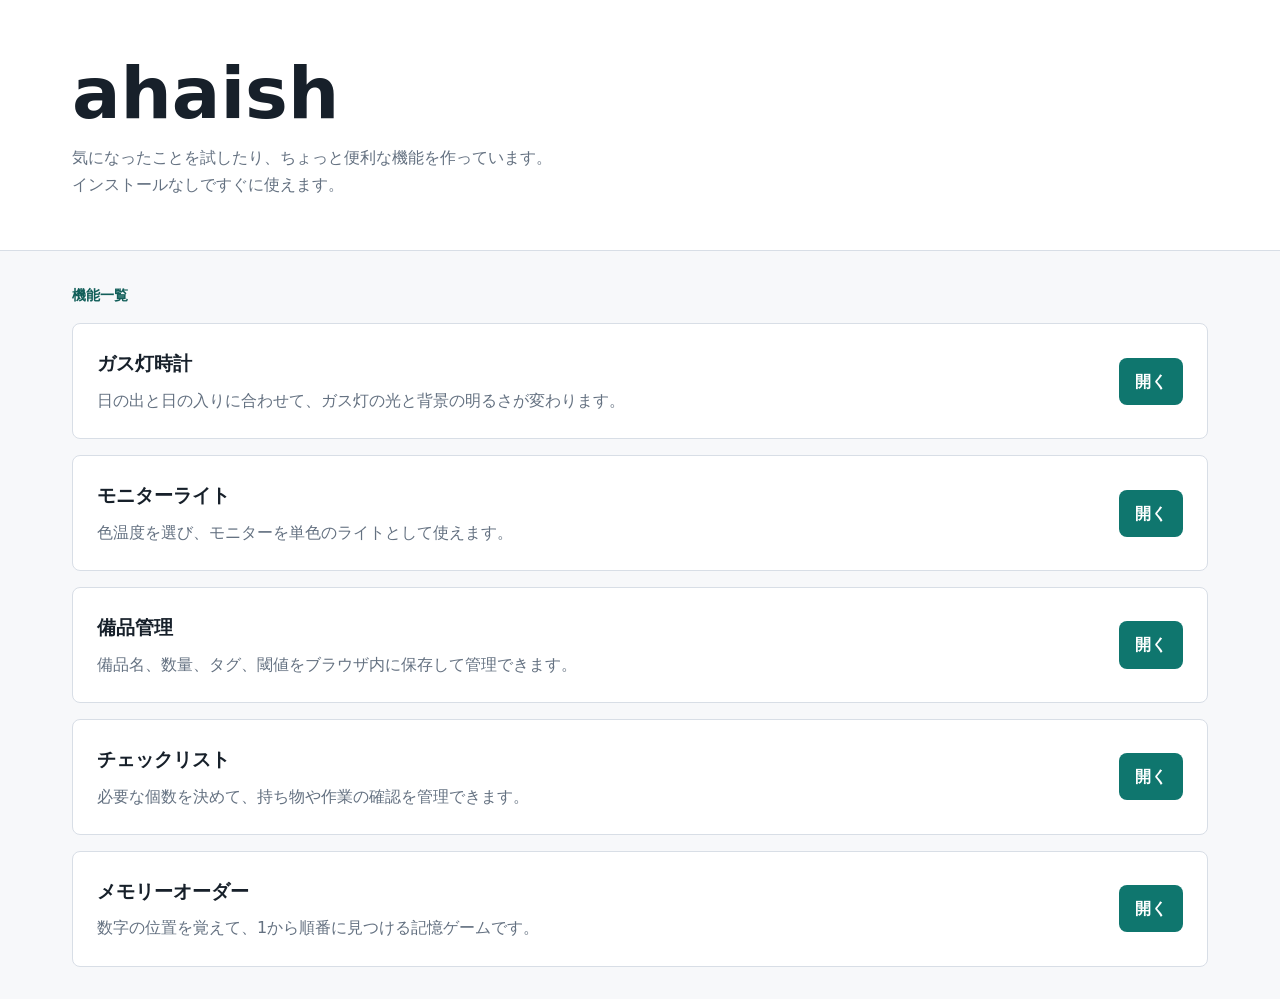
<file: index.html>
<!doctype html>
<html lang="ja">
  <head>
    <meta charset="utf-8" />
    <meta name="viewport" content="width=device-width, initial-scale=1" />
    <title>Ahaish | Web ツール目次</title>
    <meta
      name="description"
      content="ブラウザだけで使える小さな Web アプリをまとめた Ahaish の目次ページです。"
    />
    <link rel="stylesheet" href="./style.css" />
  </head>
  <body>
    <header class="site-header">
      <h1>ahaish</h1>
      <p>
        気になったことを試したり、ちょっと便利な機能を作っています。<br>
        インストールなしですぐに使えます。
      </p>
    </header>

    <main class="directory" aria-label="Web アプリ一覧">
      <p class="directory-label">機能一覧</p>
      <article class="app-link">
        <div>
          <h2>ガス灯時計</h2>
          <p>
            日の出と日の入りに合わせて、ガス灯の光と背景の明るさが変わります。
          </p>
        </div>
        <a href="./gas-lamp/">開く</a>
      </article>
      <article class="app-link">
        <div>
          <h2>モニターライト</h2>
          <p>
            色温度を選び、モニターを単色のライトとして使えます。
          </p>
        </div>
        <a href="./monitor-light/">開く</a>
      </article>
      <article class="app-link">
        <div>
          <h2>備品管理</h2>
          <p>
            備品名、数量、タグ、閾値をブラウザ内に保存して管理できます。
          </p>
        </div>
        <a href="./inventory/">開く</a>
      </article>
      <article class="app-link">
        <div>
          <h2>チェックリスト</h2>
          <p>必要な個数を決めて、持ち物や作業の確認を管理できます。</p>
        </div>
        <a href="./checklist/">開く</a>
      </article>
      <article class="app-link">
        <div>
          <h2>メモリーオーダー</h2>
          <p>数字の位置を覚えて、1から順番に見つける記憶ゲームです。</p>
        </div>
        <a href="./memory-order/">開く</a>
      </article>
    </main>

    <script src="./script.js"></script>
  </body>
</html>
</file>
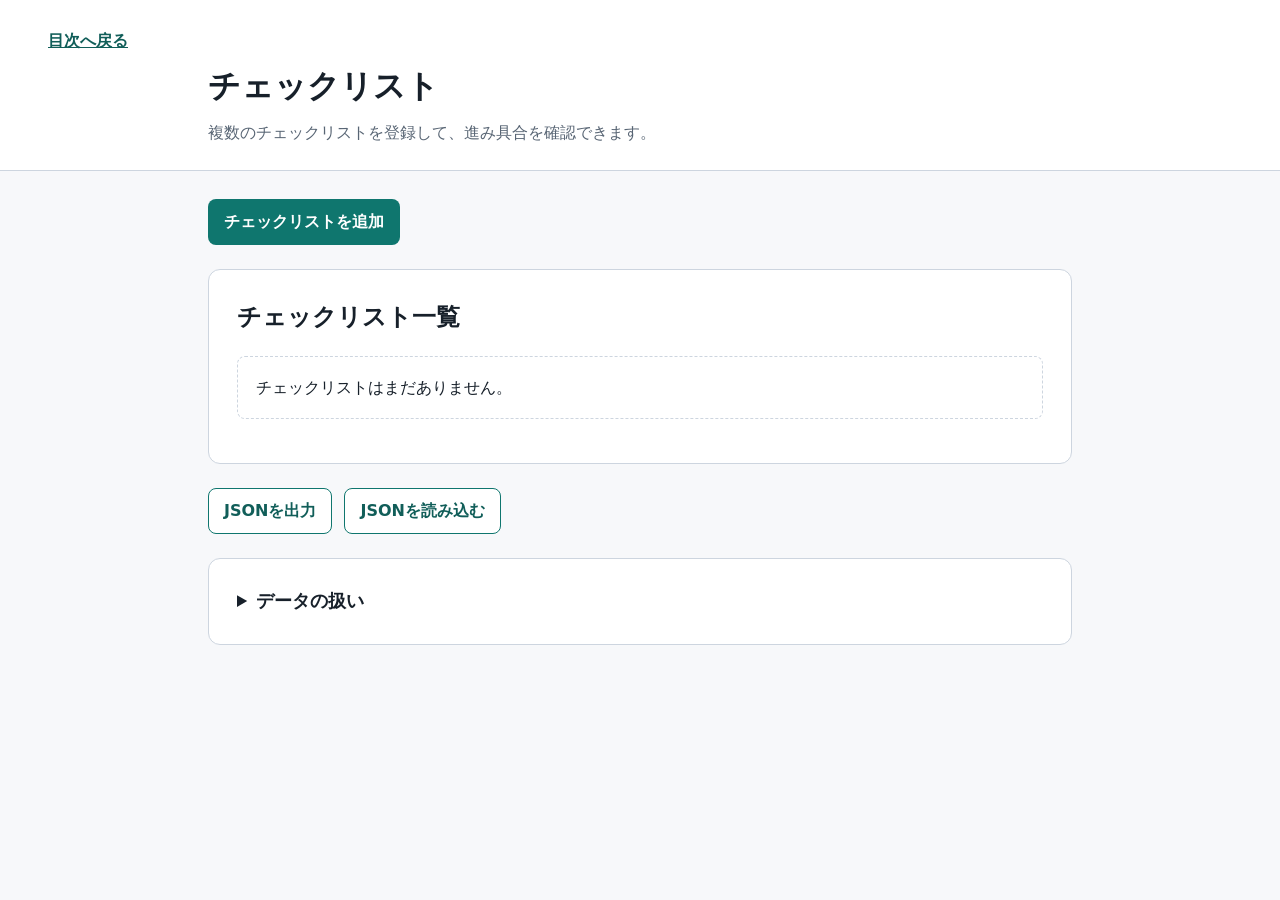
<file: checklist/index.html>
<!doctype html>
<html lang="ja">
  <head>
    <meta charset="utf-8" />
    <meta name="viewport" content="width=device-width, initial-scale=1" />
    <title>チェックリスト | ahaish</title>
    <meta name="description" content="複数のチェックリストを登録して、進み具合を確認できます。" />
    <link rel="stylesheet" href="./style.css" />
  </head>
  <body>
    <header class="app-header">
      <a class="back-link" href="../">目次へ戻る</a>
      <h1>チェックリスト</h1>
      <p>複数のチェックリストを登録して、進み具合を確認できます。</p>
    </header>
    <main class="app-shell">
      <div class="page-actions" aria-label="チェックリストの操作">
        <a class="button primary" href="./add/">チェックリストを追加</a>
      </div>
      <p class="live-message" aria-live="polite" data-live-message hidden></p>
      <section class="panel" aria-labelledby="list-title">
        <h2 id="list-title">チェックリスト一覧</h2>
        <p class="empty-state" hidden data-empty-state>チェックリストはまだありません。</p>
        <ul class="list-cards" data-list-cards></ul>
      </section>
      <div class="bottom-actions" aria-label="データの操作">
        <button class="button secondary" type="button" data-export>JSONを出力</button>
        <label class="button secondary file-button">
          JSONを読み込む
          <input type="file" accept="application/json,.json" data-import-file />
        </label>
      </div>
      <details class="note">
        <summary>データの扱い</summary>
        <p>登録した内容は、このブラウザに保存します。外部へ送信しません。</p>
      </details>
    </main>
    <dialog class="confirm-dialog" aria-labelledby="confirm-title" data-confirm-dialog>
      <form method="dialog">
        <h2 id="confirm-title" data-confirm-title></h2>
        <p data-confirm-description></p>
        <div class="dialog-actions">
          <button class="button secondary" value="cancel">キャンセル</button>
          <button class="button danger" value="confirm" data-confirm-button></button>
        </div>
      </form>
    </dialog>
    <script src="./script.js"></script>
  </body>
</html>
</file>
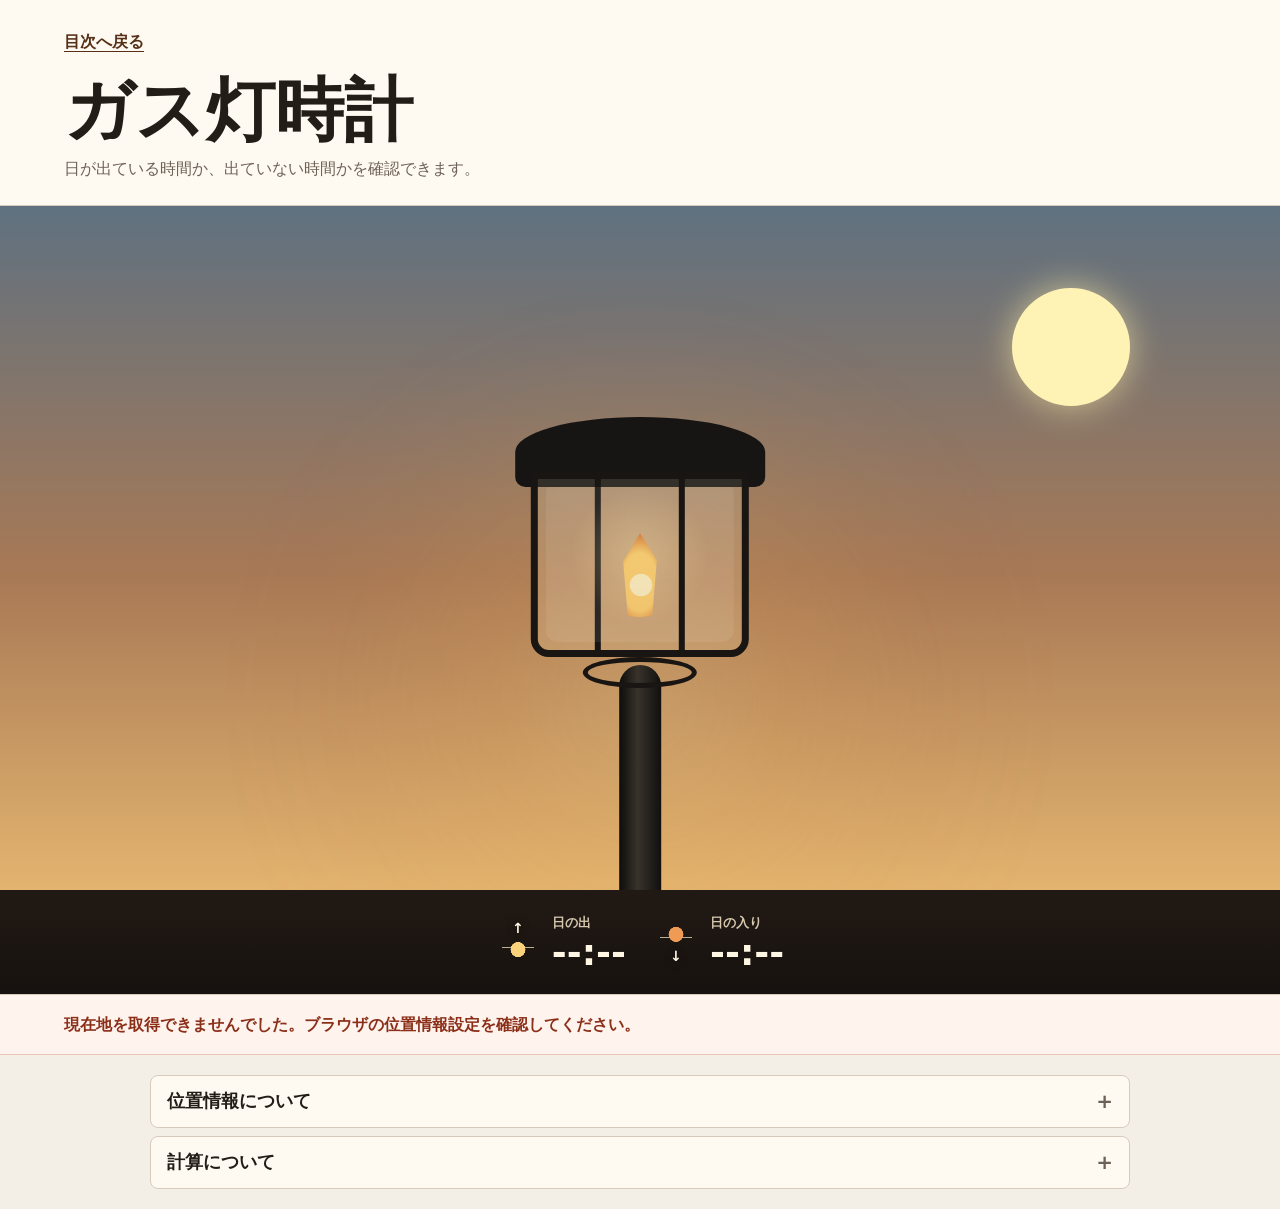
<file: gas-lamp/index.html>
<!doctype html>
<html lang="ja">
  <head>
    <meta charset="utf-8" />
    <meta name="viewport" content="width=device-width, initial-scale=1" />
    <title>ガス灯時計 | ahaish</title>
    <meta
      name="description"
      content="日の出と日の入りに合わせて背景とガス灯の明るさが変わる Web アプリです。"
    />
    <link rel="stylesheet" href="./style.css" />
  </head>
  <body>
    <header class="app-header">
      <a class="back-link" href="../">目次へ戻る</a>
      <h1>ガス灯時計</h1>
      <p>日が出ている時間か、出ていない時間かを確認できます。</p>
    </header>

    <main class="lamp-app" data-gas-lamp-app data-phase="unknown">
      <section class="scene-shell" aria-label="ガス灯">
        <div class="scene-viewport">
          <div class="scene-visual" aria-hidden="true">
            <div class="sky-mark">
              <span class="sun-disc"></span>
              <span class="star star-one"></span>
              <span class="star star-two"></span>
              <span class="star star-three"></span>
            </div>

            <div class="gas-lamp">
              <div class="lamp-glow"></div>
              <div class="lamp-cap"></div>
              <div class="lantern">
                <div class="lantern-glass">
                  <span class="flame"></span>
                </div>
              </div>
              <div class="lamp-ring"></div>
              <div class="lamp-post"></div>
              <div class="lamp-base"></div>
            </div>
          </div>
        </div>
      </section>

      <section class="sun-panel" aria-label="今日の日の出・日の入り">
        <dl class="sun-times">
          <div>
            <dt>日の出</dt>
            <dd data-sunrise-time>--:--</dd>
          </div>
          <div>
            <dt>日の入り</dt>
            <dd data-sunset-time>--:--</dd>
          </div>
        </dl>
      </section>

      <p class="location-error" role="alert" hidden data-location-error></p>

      <section class="note-group" aria-label="補足説明">
        <details class="note-panel">
          <summary>位置情報について</summary>
          <p>
            日の出と日の入りの計算に位置情報を使用しています。<br>
            位置情報はこのページから外部へ送信せず、ブラウザ内で計算しています。
          </p>
        </details>
        <details class="note-panel">
          <summary>計算について</summary>
          <p>
            現在地から今日の日の出と日の入りを概算します。
          </p>
          <p>時刻は端末のタイムゾーンでの時刻を使用します。</p>
          <div class="explanation-box" aria-label="日の出と日の入りの計算の流れ">
            <p>
              <span>1. 場所を使う</span>
              緯度で南北の位置、経度で東西の位置を見ます。同じ日でも場所が違うと、太陽が見える時刻が変わります。
            </p>
            <p>
              <span>2. 今日が一年の何日目かを見る</span>
              季節によって太陽の通り道が変わるため、日付から今日の太陽の動きを見積もります。
            </p>
            <p>
              <span>3. 太陽が空のどの高さを通るか見積もる</span>
              地球の傾きと季節をもとに、その日の太陽の高さを近似します。
            </p>
            <p>
              <span>4. 地平線に近づく時刻を探す</span>
              太陽が地平線の少し下に来る時刻を、日の出または日の入りの目安にします。空気で光が少し曲がるためです。
            </p>
            <p>
              <span>5. 時計の時刻に直す</span>
              計算した時刻を経度と端末のタイムゾーンに合わせて、画面に表示する時刻へ直します。
            </p>
          </div>
          <p class="calculation-note">
            ※実際の観測時刻とずれる可能性があります。
          </p>
        </details>
      </section>
    </main>

    <script src="./script.js"></script>
  </body>
</html>
</file>
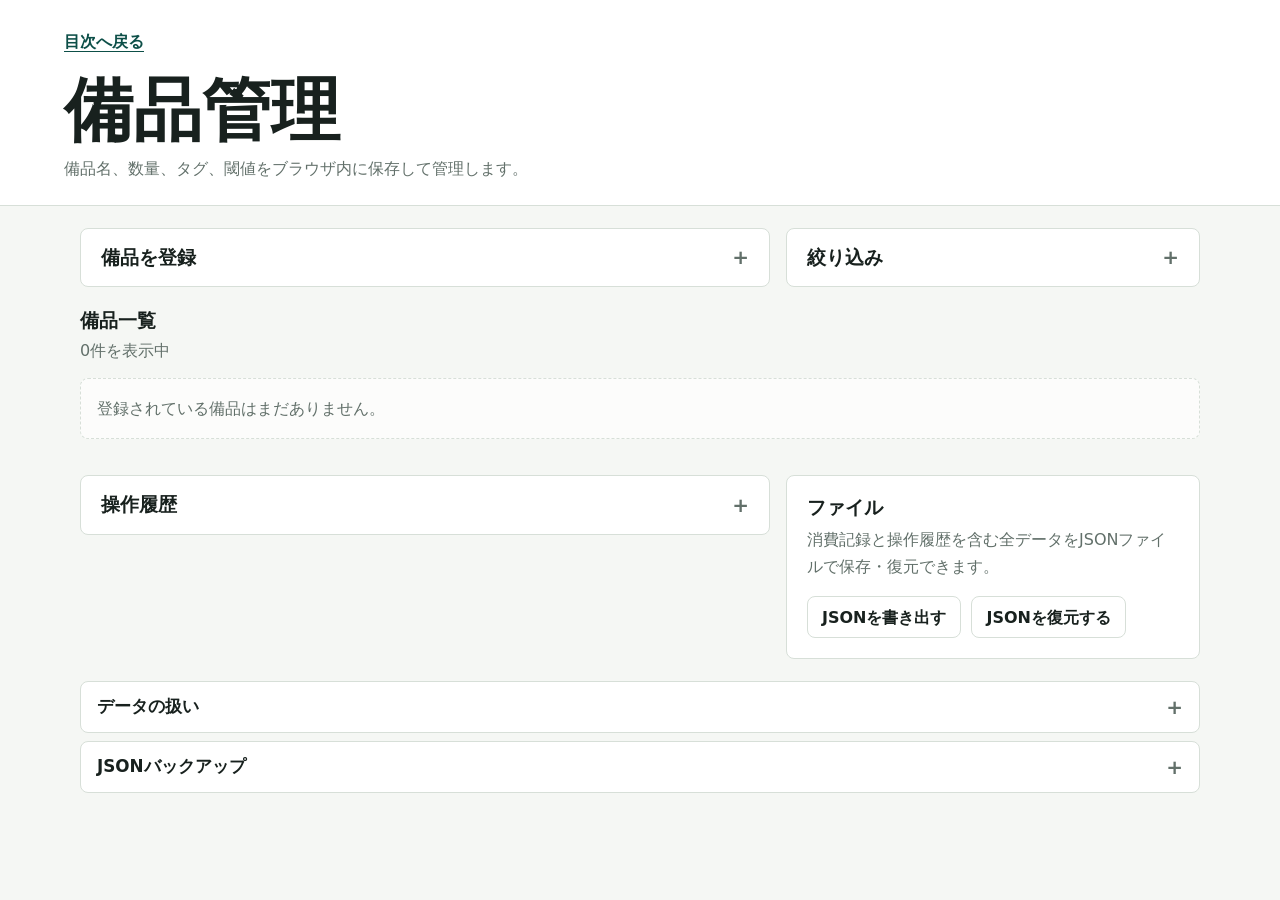
<file: inventory/index.html>
<!doctype html>
<html lang="ja">
  <head>
    <meta charset="utf-8" />
    <meta name="viewport" content="width=device-width, initial-scale=1" />
    <title>備品管理 | ahaish</title>
    <meta
      name="description"
      content="備品名、数量、タグ、閾値をブラウザ内に保存して管理する Web アプリです。"
    />
    <link rel="stylesheet" href="./style.css" />
  </head>
  <body>
    <header class="app-header">
      <a class="back-link" href="../">目次へ戻る</a>
      <h1>備品管理</h1>
      <p>備品名、数量、タグ、閾値をブラウザ内に保存して管理します。</p>
    </header>

    <main class="inventory-app" data-inventory-app>
      <div class="workspace-grid">
        <details class="panel collapsible-panel entry-panel" data-entry-panel>
          <summary id="inventory-form-title">備品を登録</summary>

          <div class="collapsible-content" aria-labelledby="inventory-form-title">
            <p class="collapsible-description">
              数量は小数、単位は任意で入力できます。
            </p>

            <form class="item-form" data-item-form>
              <div class="form-grid">
                <label class="field field-wide">
                  <span>備品名</span>
                  <input
                    type="text"
                    name="name"
                    autocomplete="off"
                    required
                    maxlength="80"
                    data-item-name
                  />
                </label>

                <label class="field">
                  <span>数量</span>
                  <input
                    type="number"
                    name="quantity"
                    min="0"
                    step="any"
                    value="0"
                    inputmode="decimal"
                    required
                    data-item-quantity
                  />
                </label>

                <label class="field">
                  <span>単位</span>
                  <input
                    type="text"
                    name="unit"
                    autocomplete="off"
                    maxlength="20"
                    placeholder="個、kg など"
                    data-item-unit
                  />
                </label>

                <label class="field">
                  <span>閾値</span>
                  <input
                    type="number"
                    name="threshold"
                    min="0"
                    step="any"
                    value="0"
                    inputmode="decimal"
                    required
                    data-item-threshold
                  />
                </label>

                <label class="field field-wide">
                  <span>タグ</span>
                  <input
                    type="text"
                    name="tags"
                    autocomplete="off"
                    maxlength="160"
                    placeholder="文具, 消耗品"
                    data-item-tags
                  />
                </label>
              </div>

              <p class="form-message" role="alert" hidden data-form-message></p>

              <div class="form-actions">
                <button type="submit" class="primary-button" data-submit-button>
                  登録
                </button>
                <button
                  type="button"
                  class="secondary-button"
                  hidden
                  data-cancel-edit
                >
                  編集をやめる
                </button>
                <button
                  type="button"
                  class="danger-button"
                  hidden
                  data-delete-editing
                >
                  この備品を削除
                </button>
              </div>
            </form>
          </div>
        </details>

        <details class="panel collapsible-panel filter-panel">
          <summary id="filter-title">絞り込み</summary>

          <div class="collapsible-content" aria-labelledby="filter-title">
            <p class="collapsible-description">備品名、単位、タグから探せます。</p>

            <div class="filter-grid">
              <label class="field field-wide">
                <span>検索</span>
                <input
                  type="search"
                  autocomplete="off"
                  placeholder="備品名・タグ"
                  data-search
                />
              </label>

              <label class="field">
                <span>タグ</span>
                <select data-tag-filter>
                  <option value="all">すべて</option>
                </select>
              </label>

              <label class="check-field">
                <input type="checkbox" data-low-only />
                <span>閾値以下だけ表示</span>
              </label>
            </div>

            <button type="button" class="secondary-button" data-clear-filters>
              条件をクリア
            </button>
          </div>
        </details>
      </div>

      <section class="inventory-section" aria-labelledby="inventory-list-title">
        <div class="section-heading">
          <div>
            <h2 id="inventory-list-title">備品一覧</h2>
            <p data-result-count>0件を表示中</p>
          </div>
        </div>

        <p class="empty-state" hidden data-empty-state></p>
        <div class="item-list" role="list" data-item-list></div>
      </section>

      <div class="workspace-grid lower-grid">
        <details class="panel collapsible-panel history-panel">
          <summary id="history-title">操作履歴</summary>

          <div class="collapsible-content" aria-labelledby="history-title">
            <p class="collapsible-description">直近10件だけ保存します。</p>

            <p class="empty-state compact" hidden data-history-empty>
              操作履歴はまだありません。
            </p>
            <ol class="history-list" data-history-list></ol>

            <div class="history-actions">
              <button type="button" class="ghost-button" data-clear-history>
                操作履歴を消す
              </button>
            </div>
          </div>
        </details>

        <section class="panel file-panel" aria-labelledby="file-title">
          <div class="panel-heading">
            <h2 id="file-title">ファイル</h2>
            <p>消費記録と操作履歴を含む全データをJSONファイルで保存・復元できます。</p>
          </div>

          <div class="file-actions">
            <button type="button" class="secondary-button" data-export-json>
              JSONを書き出す
            </button>
            <button type="button" class="secondary-button" data-import-json>
              JSONを復元する
            </button>
          </div>

          <input
            type="file"
            accept=".json,application/json"
            hidden
            data-import-json-input
          />

          <p class="form-message" role="status" hidden data-io-message></p>
        </section>
      </div>

      <section class="note-group" aria-label="補足説明">
        <details class="note-panel">
          <summary>データの扱い</summary>
          <p>
            登録した内容は、このブラウザの localStorage に保存します。
            外部へ送信しません。
          </p>
        </details>
        <details class="note-panel">
          <summary>JSONバックアップ</summary>
          <p>
            JSONは消費記録と操作履歴を含む全データのバックアップです。
          </p>
          <p>
            復元できるのは、このアプリで書き出したJSONです。
            復元時は現在のデータを置き換えます。
          </p>
        </details>
      </section>
    </main>

    <script src="./script.js"></script>
  </body>
</html>
</file>
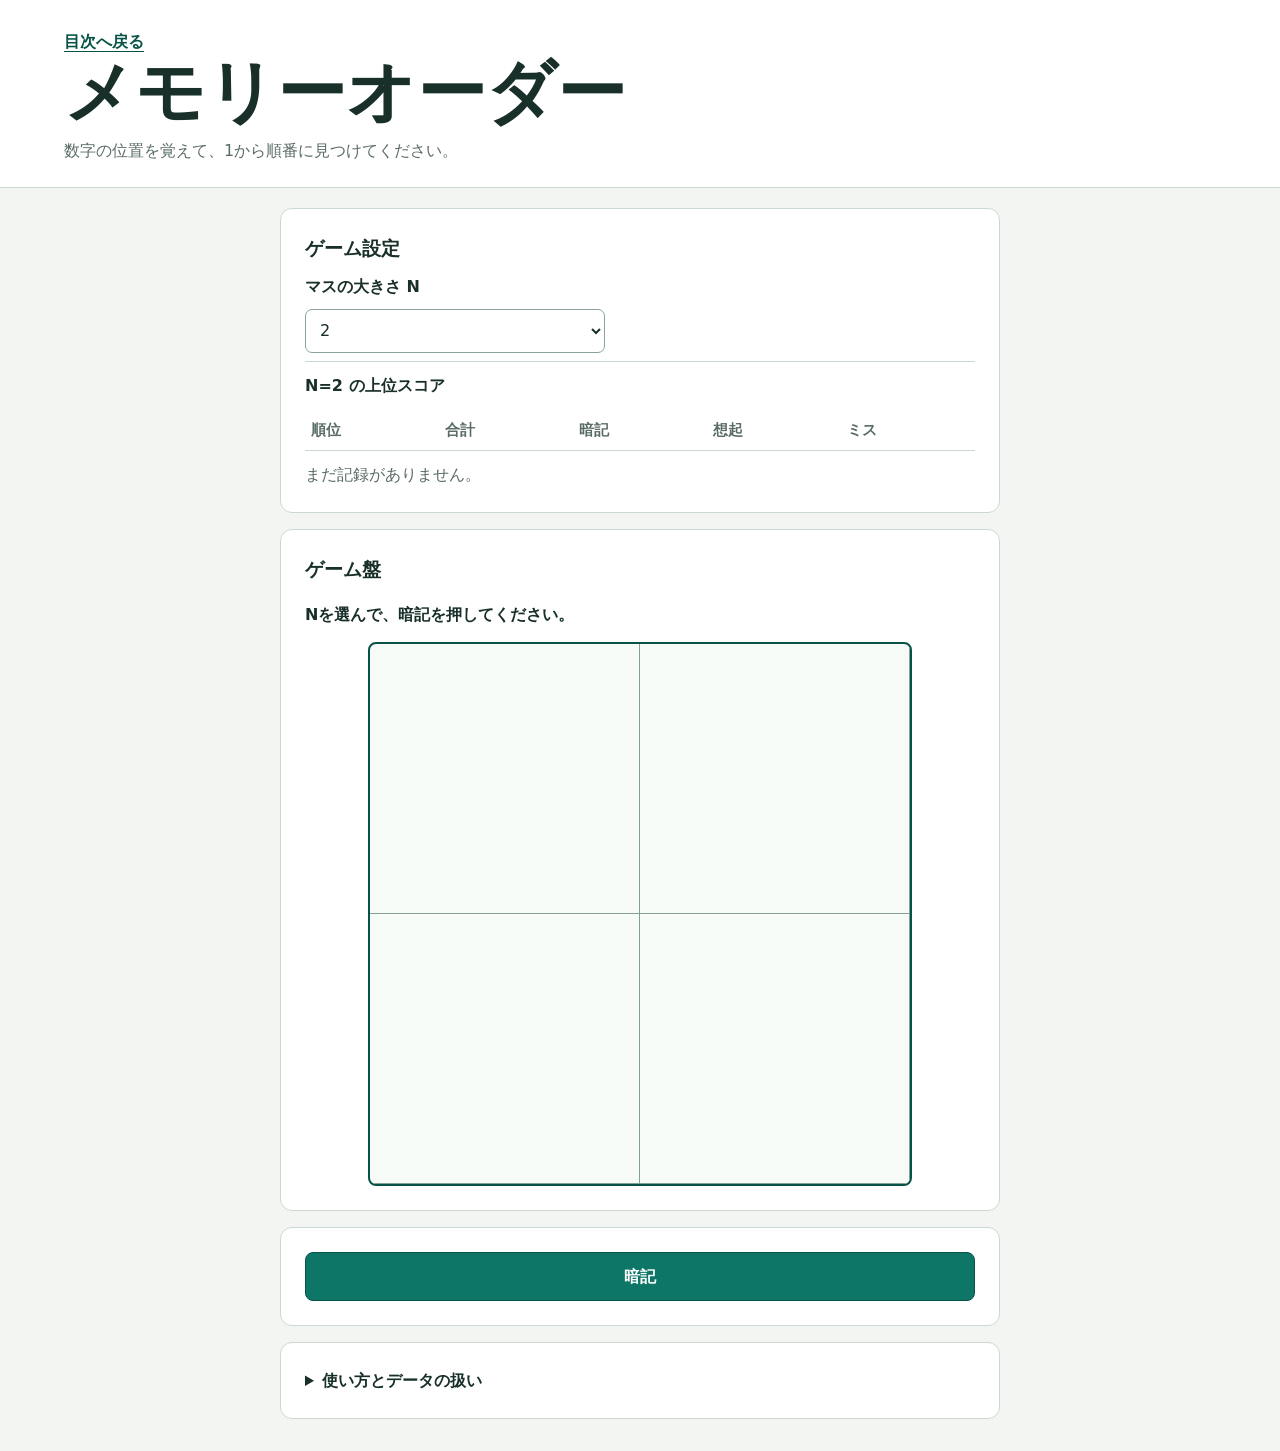
<file: memory-order/index.html>
<!doctype html>
<html lang="ja">
  <head>
    <meta charset="utf-8" />
    <meta name="viewport" content="width=device-width, initial-scale=1" />
    <title>メモリーオーダー | ahaish</title>
    <meta
      name="description"
      content="数字と位置を覚え、1から順番に選ぶ記憶ゲームです。"
    />
    <link rel="stylesheet" href="./style.css" />
  </head>
  <body>
    <header class="app-header">
      <a class="back-link" href="../">目次へ戻る</a>
      <h1>メモリーオーダー</h1>
      <p>数字の位置を覚えて、1から順番に見つけてください。</p>
    </header>

    <main class="memory-order-app" data-memory-order-app>
      <section
        class="panel settings-panel"
        data-settings-panel
        aria-labelledby="settings-heading"
      >
        <h2 id="settings-heading">ゲーム設定</h2>
        <label class="level-label" for="grid-size">マスの大きさ N</label>
        <select id="grid-size" data-grid-size></select>
        <div class="score-section">
          <h3 data-score-heading>N=2 の上位スコア</h3>
          <div class="score-table-wrap">
            <table>
              <caption class="visually-hidden" data-score-caption>N=2 の上位スコア</caption>
              <thead>
                <tr>
                  <th scope="col">順位</th>
                  <th scope="col">合計</th>
                  <th scope="col">暗記</th>
                  <th scope="col">想起</th>
                  <th scope="col">ミス</th>
                </tr>
              </thead>
              <tbody data-score-body></tbody>
            </table>
          </div>
          <p class="empty-scores" data-empty-scores>まだ記録がありません。</p>
        </div>
      </section>

      <section
        class="panel board-panel"
        data-board-panel
        aria-labelledby="board-heading"
      >
        <h2 id="board-heading">ゲーム盤</h2>
        <p class="game-status" data-game-status aria-live="polite"></p>
        <div
          class="game-board"
          data-game-board
          role="group"
          aria-label="N=2 のゲーム盤"
        ></div>
      </section>

      <section class="panel controls-panel" aria-label="ゲーム操作">
        <div class="button-row">
          <button type="button" class="primary-button" data-memorize>暗記</button>
          <button type="button" class="primary-button" data-recall hidden>想起</button>
        </div>
        <p class="result-message" data-result-message role="status" hidden></p>
        <p class="save-message" data-save-message role="status" hidden></p>
      </section>

      <section class="panel note-panel" aria-label="使い方とデータの扱い">
        <details>
          <summary>使い方とデータの扱い</summary>
          <p>暗記で数字と位置を覚え、想起後は1から順にマスを選びます。</p>
          <p>合計は暗記時間、想起時間、ミス1回につき1秒の合計です。</p>
          <p>上位スコアと解放状況は、このブラウザ内にだけ保存されます。</p>
        </details>
      </section>
    </main>

    <script src="./script.js"></script>
  </body>
</html>
</file>
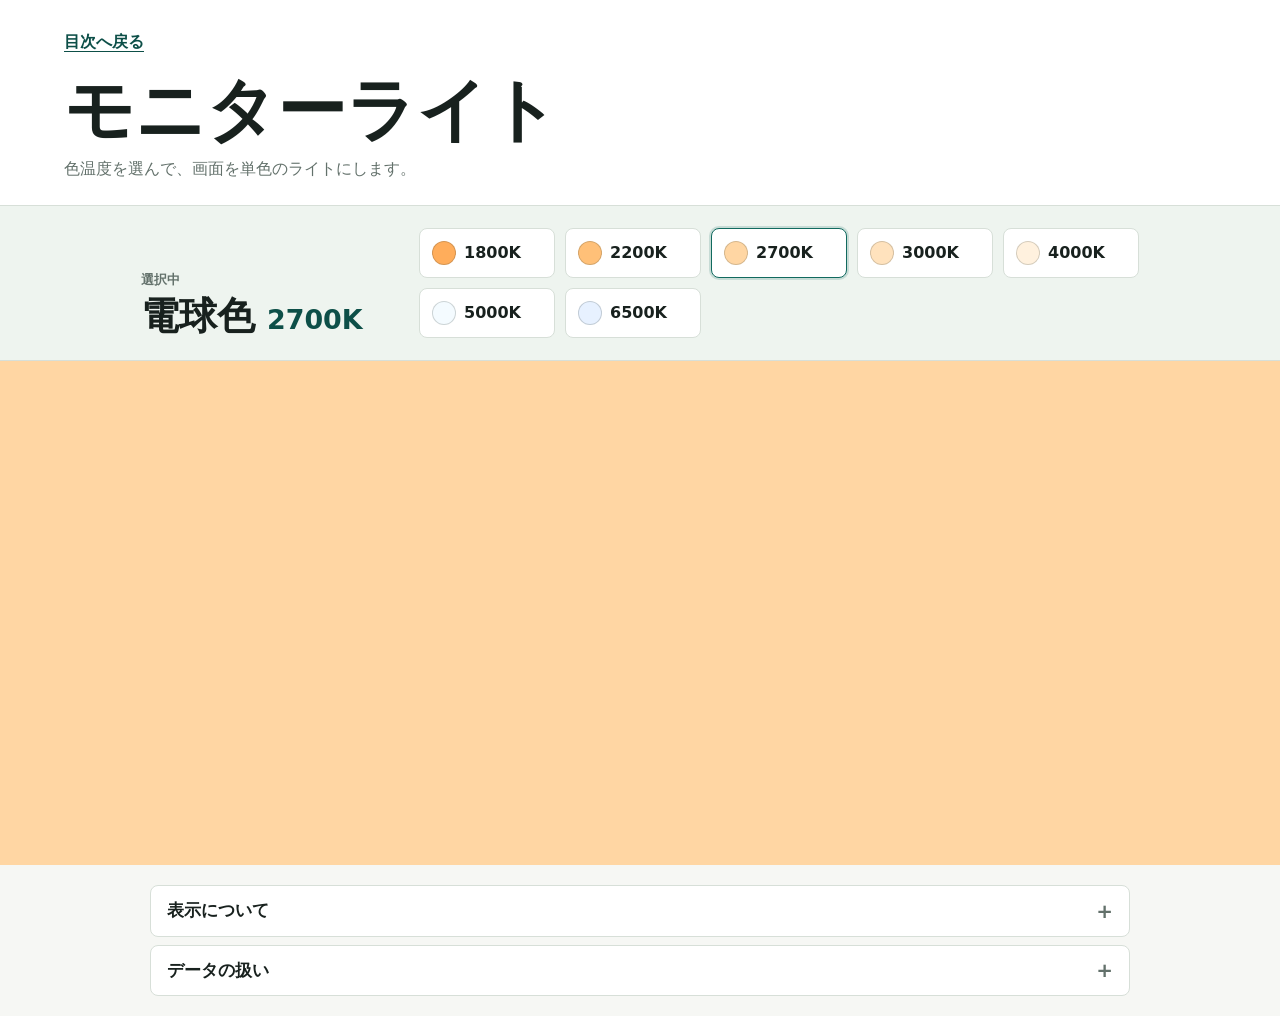
<file: monitor-light/index.html>
<!doctype html>
<html lang="ja">
  <head>
    <meta charset="utf-8" />
    <meta name="viewport" content="width=device-width, initial-scale=1" />
    <title>モニターライト | ahaish</title>
    <meta
      name="description"
      content="色温度を選んで、モニターを単色のライトとして使う Web アプリです。"
    />
    <link rel="stylesheet" href="./style.css" />
  </head>
  <body>
    <header class="app-header">
      <a class="back-link" href="../">目次へ戻る</a>
      <h1>モニターライト</h1>
      <p>色温度を選んで、画面を単色のライトにします。</p>
    </header>

    <main class="monitor-light-app" data-monitor-light-app>
      <section class="control-band" aria-label="色温度の選択">
        <div class="current-choice" aria-live="polite">
          <p class="choice-label">選択中</p>
          <p class="choice-value">
            <span data-current-name>電球色</span>
            <span data-current-kelvin>2700K</span>
          </p>
        </div>

        <div class="temperature-grid" role="group" aria-label="色温度">
          <button
            type="button"
            class="temperature-button"
            data-temperature-button
            data-name="ろうそく色"
            data-kelvin="1800K"
            data-color="#ffad5b"
            aria-pressed="false"
          >
            <span class="temperature-swatch" style="background: #ffad5b;"></span>
            <span>1800K</span>
          </button>
          <button
            type="button"
            class="temperature-button"
            data-temperature-button
            data-name="暖色"
            data-kelvin="2200K"
            data-color="#ffc078"
            aria-pressed="false"
          >
            <span class="temperature-swatch" style="background: #ffc078;"></span>
            <span>2200K</span>
          </button>
          <button
            type="button"
            class="temperature-button is-selected"
            data-temperature-button
            data-name="電球色"
            data-kelvin="2700K"
            data-color="#ffd6a3"
            aria-pressed="true"
          >
            <span class="temperature-swatch" style="background: #ffd6a3;"></span>
            <span>2700K</span>
          </button>
          <button
            type="button"
            class="temperature-button"
            data-temperature-button
            data-name="温白色"
            data-kelvin="3000K"
            data-color="#ffe2bd"
            aria-pressed="false"
          >
            <span class="temperature-swatch" style="background: #ffe2bd;"></span>
            <span>3000K</span>
          </button>
          <button
            type="button"
            class="temperature-button"
            data-temperature-button
            data-name="白色"
            data-kelvin="4000K"
            data-color="#fff1de"
            aria-pressed="false"
          >
            <span class="temperature-swatch" style="background: #fff1de;"></span>
            <span>4000K</span>
          </button>
          <button
            type="button"
            class="temperature-button"
            data-temperature-button
            data-name="昼白色"
            data-kelvin="5000K"
            data-color="#f4fbff"
            aria-pressed="false"
          >
            <span class="temperature-swatch" style="background: #f4fbff;"></span>
            <span>5000K</span>
          </button>
          <button
            type="button"
            class="temperature-button"
            data-temperature-button
            data-name="昼光色"
            data-kelvin="6500K"
            data-color="#e7f1ff"
            aria-pressed="false"
          >
            <span class="temperature-swatch" style="background: #e7f1ff;"></span>
            <span>6500K</span>
          </button>
        </div>
      </section>

      <button
        type="button"
        class="light-preview"
        data-light-preview
        aria-label="選択中の色を全面表示"
      ></button>

      <section class="note-group" aria-label="補足説明">
        <details class="note-panel">
          <summary>表示について</summary>
          <p>
            プレビュー部分と全面表示は、選んだ色温度に近い単色を表示します。
            画面そのものの明るさは端末側の設定を使います。
          </p>
        </details>
        <details class="note-panel">
          <summary>データの扱い</summary>
          <p>
            このページはブラウザ内だけで動作し、入力や選択内容を外部へ送信しません。
          </p>
        </details>
      </section>

      <div
        class="light-overlay"
        data-light-overlay
        role="dialog"
        aria-modal="true"
        aria-label="ライト表示"
        hidden
      >
        <button
          type="button"
          class="overlay-close"
          data-overlay-close
          aria-label="元の画面に戻る"
        >
          &times;
        </button>
      </div>
    </main>

    <script src="./script.js"></script>
  </body>
</html>
</file>
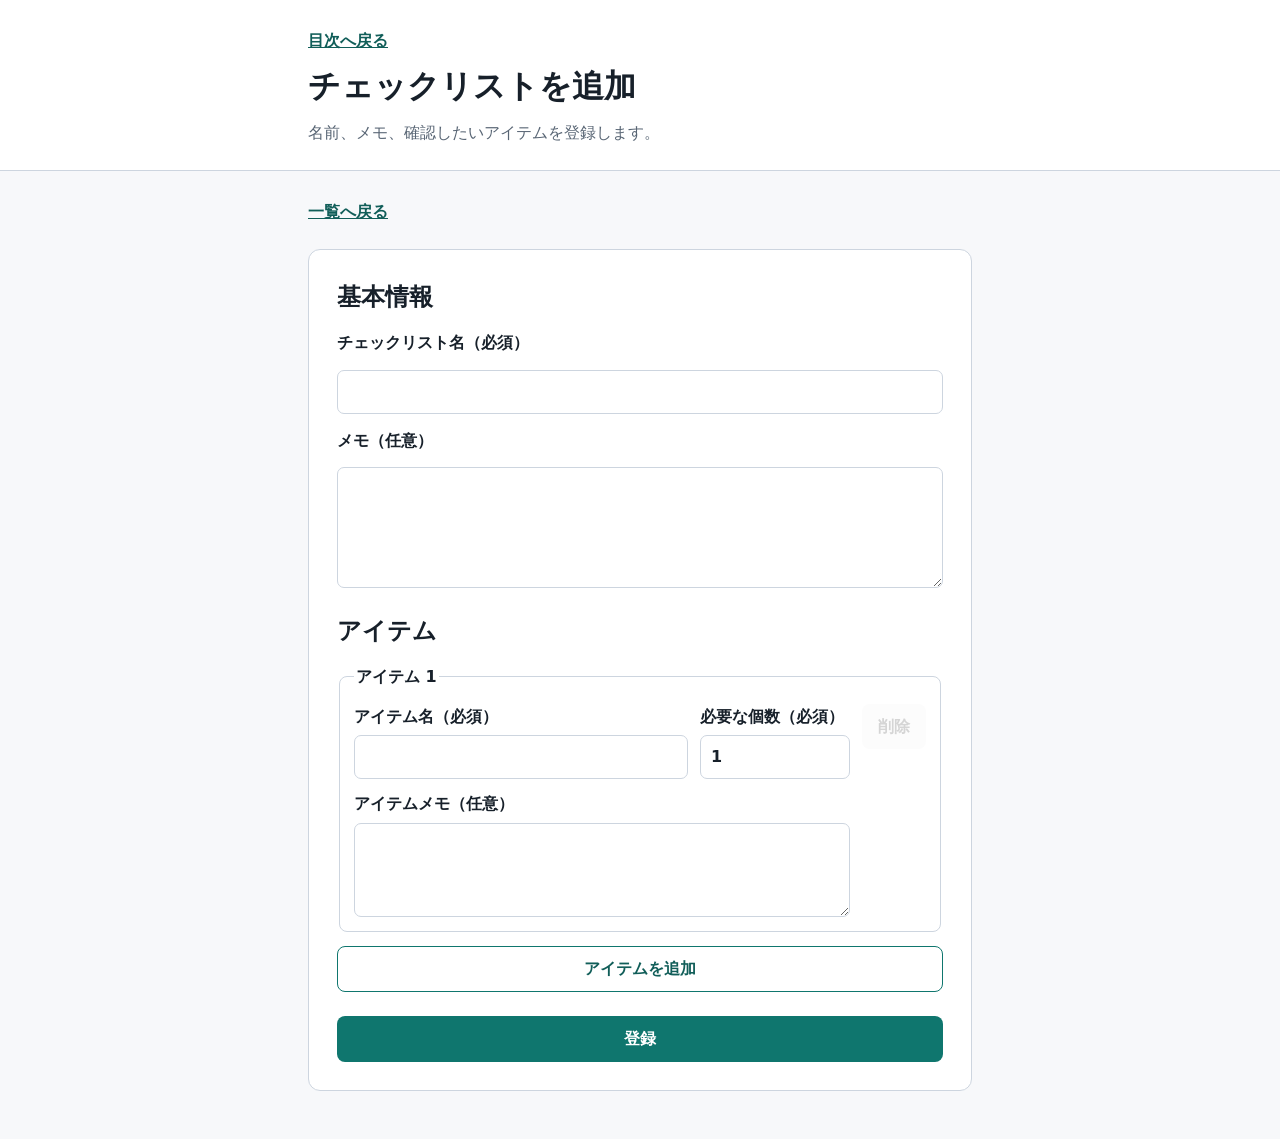
<file: checklist/add/index.html>
<!doctype html>
<html lang="ja">
  <head>
    <meta charset="utf-8" />
    <meta name="viewport" content="width=device-width, initial-scale=1" />
    <title>チェックリストを追加 | ahaish</title>
    <meta name="description" content="チェックリストを追加します。" />
    <link rel="stylesheet" href="./style.css" />
  </head>
  <body>
    <header class="app-header">
      <a class="back-link" href="../../">目次へ戻る</a>
      <h1>チェックリストを追加</h1>
      <p>名前、メモ、確認したいアイテムを登録します。</p>
    </header>
    <main class="app-shell">
      <a class="back-link" href="../">一覧へ戻る</a>
      <form class="panel" novalidate data-list-form>
        <p class="form-summary" role="alert" hidden data-form-summary>入力内容を確認してください。</p>
        <section>
          <h2>基本情報</h2>
          <label class="field">
            チェックリスト名（必須）
            <input name="name" type="text" required autocomplete="off" data-list-name data-error-key="name" />
            <p class="field-error" hidden></p>
          </label>
          <label class="field">
            メモ（任意）
            <textarea name="memo" rows="4" data-list-memo></textarea>
          </label>
        </section>
        <section>
          <h2>アイテム</h2>
          <div class="item-fields" data-item-fields></div>
          <button type="button" class="button secondary" data-add-item>アイテムを追加</button>
        </section>
        <button class="button primary" type="submit">登録</button>
        <p class="live-message" aria-live="polite" data-live-message hidden></p>
      </form>
    </main>
    <script src="./script.js"></script>
  </body>
</html>
</file>
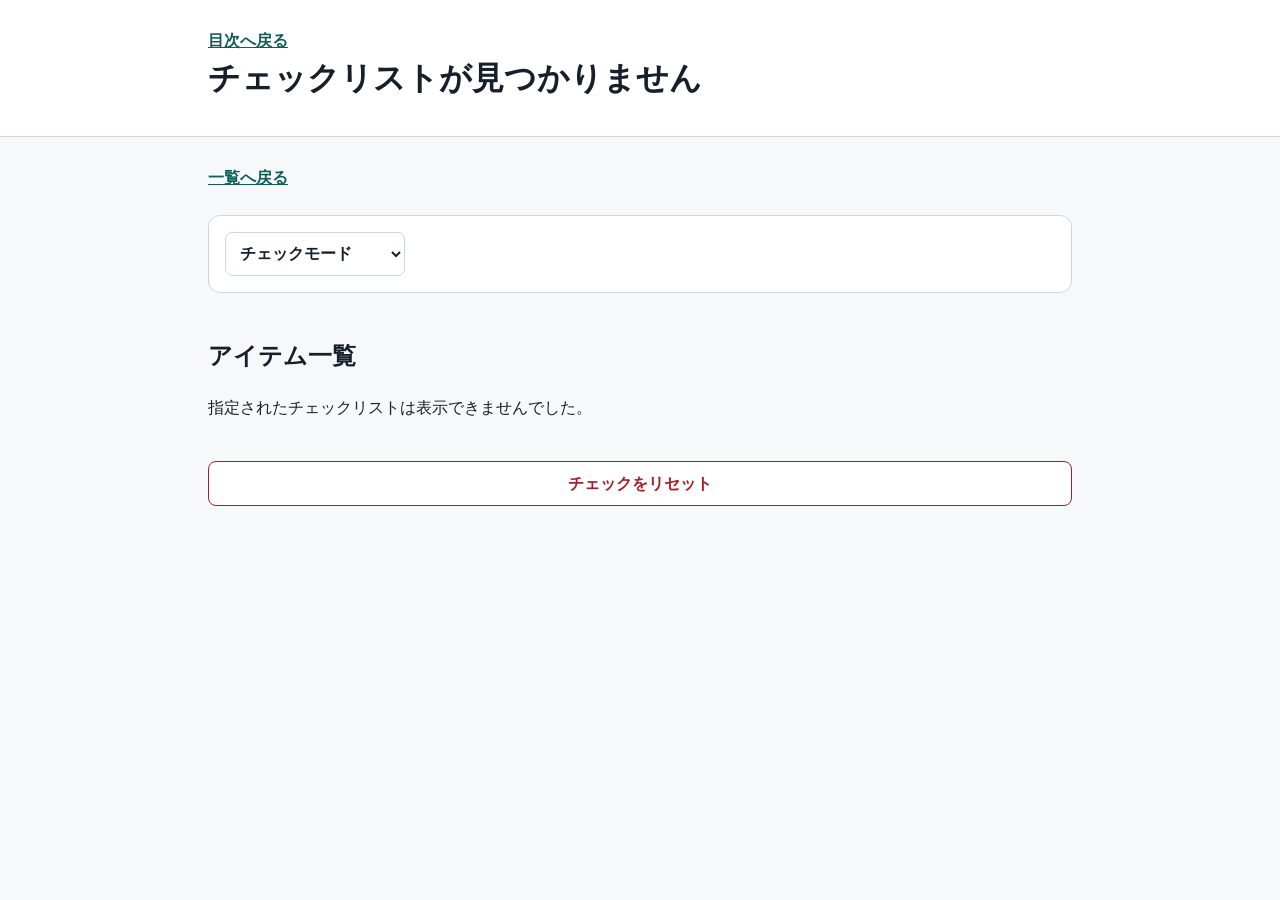
<file: checklist/items/index.html>
<!doctype html>
<html lang="ja">
  <head>
    <meta charset="utf-8" />
    <meta name="viewport" content="width=device-width, initial-scale=1" />
    <title>チェックリスト | ahaish</title>
    <meta name="description" content="チェックリストのアイテムを確認・編集します。" />
    <link rel="stylesheet" href="./style.css" />
  </head>
  <body>
    <header class="app-header">
      <a class="back-link" href="../../">目次へ戻る</a>
      <h1 data-list-title>チェックリスト</h1>
      <p data-list-memo hidden></p>
    </header>
    <main class="app-shell" data-app>
      <a class="back-link" href="../">一覧へ戻る</a>
      <section class="controls panel" aria-label="チェックリストの操作">
        <div class="mode-control">
          <label class="visually-hidden" for="mode">モードを選択</label>
          <select id="mode" data-mode>
            <option value="check">チェックモード</option>
            <option value="edit">編集モード</option>
          </select>
        </div>
      </section>
      <p class="live-message" aria-live="polite" data-live-message hidden></p>
      <section aria-labelledby="items-title">
        <h2 id="items-title">アイテム一覧</h2>
        <div data-content></div>
      </section>
      <button class="button danger" type="button" data-reset>チェックをリセット</button>
    </main>
    <dialog class="reset-dialog" aria-labelledby="reset-dialog-title" data-reset-dialog>
      <form method="dialog">
        <h2 id="reset-dialog-title">チェックをリセット</h2>
        <p>このチェックリストのチェック済み個数をすべて0に戻します。内容は変更しません。</p>
        <div class="dialog-actions">
          <button class="button secondary" value="cancel">キャンセル</button>
          <button class="button danger" value="confirm">リセットする</button>
        </div>
      </form>
    </dialog>
    <script src="./script.js"></script>
  </body>
</html>
</file>
<file: style.css>
:root {
  --bg: #f7f8fa;
  --surface: #ffffff;
  --text: #17202a;
  --muted: #647181;
  --border: #d8dee6;
  --accent: #0f766e;
  --accent-dark: #115e59;
}

* {
  box-sizing: border-box;
}

body {
  margin: 0;
  min-width: 320px;
  background: var(--bg);
  color: var(--text);
  font-family:
    system-ui,
    -apple-system,
    BlinkMacSystemFont,
    "Segoe UI",
    sans-serif;
  line-height: 1.7;
}

.site-header {
  padding: 56px clamp(20px, 6vw, 72px) 36px;
  background: var(--surface);
  border-bottom: 1px solid var(--border);
}

.eyebrow {
  margin: 0 0 8px;
  color: var(--accent-dark);
  font-size: 0.82rem;
  font-weight: 800;
  letter-spacing: 0;
  text-transform: uppercase;
}

h1,
h2,
p {
  margin-top: 0;
}

h1 {
  margin-bottom: 12px;
  font-size: 2.4rem;
  line-height: 1.05;
}

.site-header p:not(.eyebrow),
.app-link p {
  color: var(--muted);
}

.site-header p:not(.eyebrow) {
  max-width: 760px;
}

.directory {
  display: grid;
  gap: 16px;
  padding: 32px clamp(20px, 6vw, 72px);
}

.directory-label {
  margin-bottom: 0;
  color: var(--accent-dark);
  font-size: 0.9rem;
  font-weight: 800;
}

.app-link {
  display: flex;
  align-items: center;
  justify-content: space-between;
  gap: 20px;
  padding: 24px;
  border: 1px solid var(--border);
  border-radius: 8px;
  background: var(--surface);
}

.app-link h2 {
  margin-bottom: 6px;
  font-size: 1.2rem;
}

.app-link p {
  margin-bottom: 0;
}

.app-link a {
  flex: 0 0 auto;
  border-radius: 8px;
  background: var(--accent);
  color: #ffffff;
  padding: 10px 16px;
  font-weight: 700;
  text-decoration: none;
}

.app-link a:hover {
  background: var(--accent-dark);
}

@media (max-width: 640px) {
  .app-link {
    align-items: flex-start;
    flex-direction: column;
  }
}

@media (min-width: 760px) {
  h1 {
    font-size: 4.5rem;
  }
}
</file>
<file: checklist/style.css>
:root {
  --bg: #f7f8fa;
  --surface: #fff;
  --text: #17202a;
  --muted: #586574;
  --border: #cdd5df;
  --accent: #0f766e;
  --accent-dark: #115e59;
  --danger: #a51d2d;
}

* {
  box-sizing: border-box;
}

body {
  min-width: 320px;
  margin: 0;
  background: var(--bg);
  color: var(--text);
  font-family: system-ui, -apple-system, BlinkMacSystemFont, "Segoe UI", sans-serif;
  line-height: 1.6;
}

.app-header,
.app-shell {
  margin: auto;
  padding-right: clamp(16px, 5vw, 48px);
  padding-left: clamp(16px, 5vw, 48px);
}

.app-header {
  max-width: none;
  padding-top: 28px;
  padding-bottom: 24px;
  background: var(--surface);
  border-bottom: 1px solid var(--border);
}

.app-header > * {
  max-width: 864px;
  margin-right: auto;
  margin-left: auto;
}

.app-header h1 {
  margin-top: 14px;
  margin-bottom: 6px;
  line-height: 1.15;
}

.app-header p,
.list-memo,
.note p {
  color: var(--muted);
}

.app-header p {
  margin-bottom: 0;
}

.back-link {
  color: var(--accent-dark);
  font-weight: 700;
}

.app-shell {
  display: grid;
  max-width: 960px;
  gap: 24px;
  padding-top: 28px;
  padding-bottom: 48px;
}

.page-actions,
.bottom-actions,
.card-actions,
.dialog-actions {
  display: flex;
  flex-wrap: wrap;
  gap: 12px;
}

.button,
button {
  display: inline-flex;
  align-items: center;
  justify-content: center;
  min-height: 44px;
  padding: 9px 15px;
  border: 1px solid transparent;
  border-radius: 8px;
  font: inherit;
  font-weight: 700;
  cursor: pointer;
  text-decoration: none;
}

.primary {
  background: var(--accent);
  color: #fff;
}

.primary:hover {
  background: var(--accent-dark);
}

.secondary {
  background: #fff;
  color: var(--accent-dark);
  border-color: var(--accent);
}

.danger {
  background: #fff;
  color: var(--danger);
  border-color: var(--danger);
}

.danger:hover {
  background: #fff1f2;
}

.file-button {
  position: relative;
  overflow: hidden;
  cursor: pointer;
}

.file-button input {
  position: absolute;
  inset: 0;
  width: 100%;
  opacity: 0;
  cursor: pointer;
}

.panel,
.note {
  padding: clamp(18px, 3vw, 28px);
  background: var(--surface);
  border: 1px solid var(--border);
  border-radius: 12px;
}

.panel h2,
.note summary {
  margin-top: 0;
}

.note summary {
  cursor: pointer;
  font-size: 1.125rem;
  font-weight: 800;
}

.note p {
  margin-bottom: 0;
}

.list-cards {
  display: grid;
  gap: 12px;
  margin: 0;
  padding: 0;
  list-style: none;
}

.list-card {
  display: flex;
  align-items: center;
  justify-content: space-between;
  gap: 16px;
  padding: 18px;
  border: 1px solid var(--border);
  border-radius: 8px;
}

.list-card h3,
.list-card p {
  margin: 0;
}

.list-info {
  display: grid;
  min-width: 0;
  flex: 1;
  gap: 6px;
}

.list-summary {
  display: flex;
  align-items: baseline;
  justify-content: space-between;
  gap: 16px;
}

.list-summary h3,
.list-progress {
  flex: 0 0 auto;
  font-size: 1.125rem;
  font-weight: 800;
  line-height: 1.35;
}

.list-summary h3 {
  min-width: 0;
  flex: 1 1 auto;
}

.list-progress {
  text-align: right;
}

.list-memo {
  white-space: pre-wrap;
}

.empty-state {
  padding: 18px;
  border: 1px dashed var(--border);
  border-radius: 8px;
}

.live-message {
  margin: 0;
  color: var(--accent-dark);
  font-weight: 700;
}

.confirm-dialog {
  max-width: 560px;
  border: 1px solid var(--border);
  border-radius: 12px;
  color: var(--text);
}

.confirm-dialog::backdrop {
  background: rgb(23 32 42 / 50%);
}

.confirm-dialog h2 {
  margin-top: 0;
}

.dialog-actions {
  justify-content: flex-end;
}

:focus-visible {
  outline: 3px solid #d97706;
  outline-offset: 3px;
}

@media (max-width: 520px) {
  .page-actions,
  .bottom-actions,
  .card-actions {
    flex-direction: column;
  }

  .page-actions .button,
  .bottom-actions .button,
  .card-actions .button {
    width: 100%;
  }

  .list-card {
    align-items: stretch;
    flex-direction: column;
  }
}
</file>
<file: gas-lamp/style.css>
:root {
  --page-bg: #f4efe6;
  --ink: #231d18;
  --muted: #6d6258;
  --line: #d8cabb;
  --panel: #fffaf1;
  --accent-dark: #563018;
}

* {
  box-sizing: border-box;
}

body {
  margin: 0;
  min-width: 320px;
  background: var(--page-bg);
  color: var(--ink);
  font-family:
    system-ui,
    -apple-system,
    BlinkMacSystemFont,
    "Segoe UI",
    sans-serif;
  line-height: 1.7;
}

.app-header {
  padding: 28px clamp(20px, 5vw, 64px) 22px;
  border-bottom: 1px solid var(--line);
  background: #fffaf1;
}

.back-link {
  color: var(--accent-dark);
  font-weight: 800;
  text-decoration-thickness: 0.08em;
  text-underline-offset: 0.22em;
}

h1,
h2,
p {
  margin-top: 0;
}

h1 {
  margin: 18px 0 8px;
  font-size: clamp(2rem, 7vw, 4.3rem);
  line-height: 1.08;
}

h2 {
  margin-bottom: 10px;
  font-size: 1.1rem;
  line-height: 1.3;
}

.app-header p,
.note-panel p {
  color: var(--muted);
}

.app-header p {
  max-width: 760px;
  margin-bottom: 0;
}

.lamp-app {
  --sky-top: #9bbccd;
  --sky-mid: #efd08d;
  --sky-low: #f7e6bc;
  --lamp-light: 0;
  --flame-opacity: 0.42;
  --star-opacity: 0;
}

.lamp-app[data-phase="unknown"] {
  --sky-top: #5f7180;
  --sky-mid: #a87955;
  --sky-low: #e3b46f;
  --lamp-light: 0.38;
  --flame-opacity: 0.74;
}

.lamp-app[data-phase="day"] {
  --sky-top: #8fb8c7;
  --sky-mid: #f0ca7b;
  --sky-low: #fae8bd;
  --lamp-light: 0;
  --flame-opacity: 0;
}

.lamp-app[data-phase="night"] {
  --sky-top: #081519;
  --sky-mid: #11292c;
  --sky-low: #293223;
  --lamp-light: 1;
  --flame-opacity: 1;
  --star-opacity: 1;
}

.scene-shell {
  position: relative;
  overflow: hidden;
  background: #1d1a17;
}

.scene-viewport {
  position: relative;
  min-height: 540px;
  height: clamp(540px, 76vh, 780px);
  overflow: hidden;
  background:
    radial-gradient(
      ellipse at 50% 46%,
      rgba(255, 218, 126, calc(var(--lamp-light) * 0.2)),
      transparent 38%
    ),
    linear-gradient(
      180deg,
      var(--sky-top) 0%,
      var(--sky-mid) 54%,
      var(--sky-low) 100%
    );
  transition: background 500ms ease;
}

.scene-visual,
.sky-mark,
.gas-lamp {
  position: absolute;
}

.scene-visual {
  inset: 0;
  pointer-events: none;
}

.sky-mark {
  inset: 0;
}

.sun-disc {
  position: absolute;
  top: 12%;
  right: clamp(30px, 12vw, 150px);
  width: clamp(68px, 10vw, 118px);
  aspect-ratio: 1;
  border-radius: 50%;
  background: #fff2b5;
  box-shadow: 0 0 34px rgba(255, 240, 168, 0.62);
  opacity: calc(1 - var(--star-opacity));
  transition: opacity 450ms ease;
}

.star {
  position: absolute;
  width: 4px;
  height: 4px;
  border-radius: 50%;
  background: #fff8d7;
  box-shadow: 0 0 12px rgba(255, 248, 215, 0.8);
  opacity: var(--star-opacity);
  transition: opacity 450ms ease;
}

.star-one {
  top: 16%;
  left: 19%;
}

.star-two {
  top: 25%;
  right: 24%;
}

.star-three {
  top: 35%;
  left: 70%;
}

.gas-lamp {
  bottom: -26%;
  left: 50%;
  width: clamp(280px, 46vw, 520px);
  height: clamp(560px, 86vh, 840px);
  transform: translateX(-50%);
}

.lamp-glow {
  position: absolute;
  top: -4%;
  left: 50%;
  width: min(96vw, 880px);
  height: min(96vw, 880px);
  border-radius: 50%;
  background:
    radial-gradient(
      circle,
      rgba(255, 238, 165, calc(var(--lamp-light) * 0.78)) 0%,
      rgba(245, 162, 67, calc(var(--lamp-light) * 0.46)) 24%,
      rgba(180, 80, 38, calc(var(--lamp-light) * 0.16)) 48%,
      transparent 70%
    );
  filter: blur(8px);
  opacity: var(--lamp-light);
  transform: translateX(-50%);
  transition: opacity 450ms ease;
}

.lamp-cap {
  position: absolute;
  top: 16%;
  left: 50%;
  z-index: 2;
  width: 48%;
  height: 9%;
  border-radius: 50% 50% 10px 10px;
  background: #171513;
  transform: translateX(-50%);
}

.lantern {
  position: absolute;
  top: 23%;
  left: 50%;
  z-index: 2;
  width: 42%;
  height: 24%;
  border: 7px solid #181512;
  border-radius: 8px 8px 18px 18px;
  background: rgba(255, 245, 205, 0.12);
  transform: translateX(-50%);
}

.lantern::before,
.lantern::after {
  position: absolute;
  top: -6px;
  bottom: -6px;
  width: 6px;
  background: #181512;
  content: "";
}

.lantern::before {
  left: 28%;
}

.lantern::after {
  right: 28%;
}

.lantern-glass {
  position: absolute;
  inset: 8px;
  border-radius: 4px 4px 12px 12px;
  background:
    radial-gradient(circle at 50% 45%, rgba(255, 241, 183, calc(var(--lamp-light) * 0.72)), transparent 54%),
    rgba(255, 255, 255, 0.08);
}

.flame {
  position: absolute;
  right: 34%;
  bottom: 16%;
  left: 34%;
  height: 54%;
  border-radius: 52% 52% 46% 46%;
  background:
    radial-gradient(circle at 52% 62%, #fff7ca 0 18%, transparent 19%),
    radial-gradient(ellipse at 50% 58%, #ffd26b 0 42%, #d87128 70%, transparent 72%);
  clip-path: polygon(50% 0, 78% 32%, 70% 100%, 30% 100%, 22% 34%);
  opacity: var(--flame-opacity);
  transition: opacity 450ms ease;
}

.lamp-ring {
  position: absolute;
  top: 47%;
  left: 50%;
  z-index: 2;
  width: 22%;
  height: 4%;
  border: 5px solid #181512;
  border-radius: 50%;
  transform: translateX(-50%);
}

.lamp-post {
  position: absolute;
  top: 48%;
  left: 50%;
  width: 8%;
  height: 39%;
  border-radius: 999px;
  background: linear-gradient(90deg, #0e0d0c, #38322a 44%, #11100f);
  transform: translateX(-50%);
}

.lamp-base {
  position: absolute;
  bottom: 0;
  left: 50%;
  width: 38%;
  height: 14%;
  border-radius: 18px 18px 7px 7px;
  background:
    linear-gradient(90deg, #0d0c0b, #3f372f 45%, #12100f),
    #181512;
  transform: translateX(-50%);
}

.sun-panel {
  padding: 18px clamp(20px, 5vw, 64px);
  border-bottom: 1px solid var(--line);
  background:
    linear-gradient(180deg, #211914, #17120f);
  color: #fff6e4;
}

.sun-times {
  display: grid;
  grid-template-columns: repeat(2, max-content);
  justify-content: center;
  gap: 28px;
  max-width: 100%;
  margin: 0 auto;
}

.sun-times div {
  position: relative;
  display: grid;
  grid-template-columns: 44px max-content;
  grid-template-rows: auto auto;
  column-gap: 12px;
  align-items: center;
  justify-content: center;
  min-width: 0;
  min-height: 62px;
  padding: 4px 0;
}

.sun-times div::before {
  align-self: center;
  justify-self: center;
  grid-column: 1;
  grid-row: 1 / 3;
  width: 32px;
  height: 32px;
  background:
    radial-gradient(circle at 50% 58%, #f9d27b 0 30%, transparent 31%),
    linear-gradient(180deg, transparent 0 49%, rgba(255, 240, 207, 0.7) 50% 53%, transparent 54%),
    transparent;
  content: "";
  transform: translateY(5px);
}

.sun-times div::after {
  align-self: center;
  display: grid;
  grid-column: 1;
  grid-row: 1 / 3;
  justify-self: center;
  width: 16px;
  height: 16px;
  color: #fff6e4;
  content: "↑";
  font-size: 0.88rem;
  font-weight: 900;
  line-height: 1;
  place-items: center;
  text-shadow: 0 1px 8px rgba(0, 0, 0, 0.55);
  transform: translateY(-14px);
}

.sun-times div:last-child::before {
  background:
    radial-gradient(circle at 50% 42%, #f09b55 0 30%, transparent 31%),
    linear-gradient(180deg, transparent 0 49%, rgba(255, 240, 207, 0.7) 50% 53%, transparent 54%),
    transparent;
  transform: translateY(-5px);
}

.sun-times div:last-child::after {
  content: "↓";
  transform: translateY(14px);
}

.sun-times dt {
  color: #d6c7ad;
  font-size: 0.82rem;
  font-weight: 800;
}

.sun-times dd {
  margin: 0;
  font-size: clamp(1.55rem, 5vw, 2.25rem);
  font-weight: 900;
  line-height: 1.05;
  white-space: nowrap;
}

.location-error {
  margin: 0;
  padding: 16px clamp(20px, 5vw, 64px);
  border-bottom: 1px solid #e8c4b5;
  background: #fff3ed;
  color: #8b2f19;
  font-weight: 800;
}

[hidden] {
  display: none !important;
}

.note-group {
  display: grid;
  gap: 8px;
  padding: 20px clamp(20px, 5vw, 64px);
}

.note-panel {
  width: 100%;
  max-width: 980px;
  margin: 0 auto;
  overflow: hidden;
  border: 1px solid var(--line);
  border-radius: 8px;
  background: var(--panel);
}

.note-panel summary {
  display: flex;
  align-items: center;
  justify-content: space-between;
  gap: 12px;
  cursor: pointer;
  font-size: 1.1rem;
  font-weight: 800;
  line-height: 1.3;
  list-style: none;
  padding: 14px 16px;
}

.note-panel summary::-webkit-details-marker {
  display: none;
}

.note-panel summary:focus-visible {
  outline: 3px solid #c9813a;
  outline-offset: 4px;
}

.note-panel summary::after {
  flex: 0 0 auto;
  color: var(--muted);
  content: "-";
  font-size: 1.25rem;
  line-height: 1;
}

.note-panel:not([open]) summary::after {
  content: "+";
}

.note-panel[open] summary {
  border-bottom: 1px solid var(--line);
}

.note-panel p {
  margin-bottom: 0;
  max-width: 840px;
}

.note-panel > p,
.note-panel > .explanation-box {
  margin: 12px 16px 0;
}

.note-panel > :last-child {
  margin-bottom: 14px;
}

.explanation-box {
  display: grid;
  gap: 12px;
  max-width: 840px;
  margin: 0;
  padding: 14px 16px;
  border: 1px solid var(--line);
  border-radius: 8px;
  background: #fffaf1;
}

.explanation-box p {
  display: grid;
  gap: 3px;
  max-width: none;
}

.explanation-box span {
  color: var(--muted);
  font-size: 0.9rem;
  font-weight: 700;
  line-height: 1.45;
}

.calculation-note {
  color: var(--muted);
}

@media (max-width: 760px) {
  .scene-viewport {
    min-height: 560px;
    height: 72vh;
  }

  .gas-lamp {
    bottom: -24%;
    width: clamp(270px, 82vw, 390px);
    height: clamp(540px, 78vh, 680px);
  }

  .sun-times {
    grid-template-columns: repeat(2, max-content);
    gap: 14px;
  }

  .sun-times div {
    grid-template-columns: 34px max-content;
    column-gap: 8px;
    min-height: 62px;
    padding: 4px 0;
  }

  .sun-times div::before {
    width: 28px;
    height: 28px;
    transform: translateY(4px);
  }

  .sun-times div::after {
    font-size: 0.82rem;
    transform: translateY(-12px);
  }

  .sun-times div:last-child::before {
    transform: translateY(-4px);
  }

  .sun-times div:last-child::after {
    transform: translateY(12px);
  }

  .sun-times dd {
    font-size: clamp(1.3rem, 6vw, 1.6rem);
  }
}

@media (prefers-reduced-motion: reduce) {
  *,
  *::before,
  *::after {
    scroll-behavior: auto !important;
    transition-duration: 0.01ms !important;
    animation-duration: 0.01ms !important;
    animation-iteration-count: 1 !important;
  }
}
</file>
<file: inventory/style.css>
:root {
  --page-bg: #f5f7f4;
  --surface: #ffffff;
  --ink: #18211e;
  --muted: #62706a;
  --line: #d7dfd8;
  --soft-line: #e8ede8;
  --accent: #116a5f;
  --accent-dark: #0d4f48;
  --accent-soft: #e7f3f0;
  --warning: #9a5b00;
  --warning-bg: #fff4d9;
  --danger: #b42318;
  --danger-bg: #fff1ef;
  --focus: #0f766e;
}

* {
  box-sizing: border-box;
}

body {
  margin: 0;
  min-width: 320px;
  background: var(--page-bg);
  color: var(--ink);
  font-family:
    system-ui,
    -apple-system,
    BlinkMacSystemFont,
    "Segoe UI",
    sans-serif;
  line-height: 1.7;
}

button,
input,
select {
  font: inherit;
}

button {
  cursor: pointer;
}

button:disabled {
  cursor: not-allowed;
  opacity: 0.58;
}

.app-header {
  padding: 28px clamp(20px, 5vw, 64px) 22px;
  border-bottom: 1px solid var(--line);
  background: var(--surface);
}

.back-link {
  color: var(--accent-dark);
  font-weight: 800;
  text-decoration-thickness: 0.08em;
  text-underline-offset: 0.22em;
}

h1,
h2,
h3,
p {
  margin-top: 0;
}

h1 {
  margin: 18px 0 8px;
  font-size: clamp(2rem, 7vw, 4.3rem);
  line-height: 1.08;
}

h2 {
  margin-bottom: 6px;
  font-size: 1.18rem;
  line-height: 1.25;
}

h3 {
  margin-bottom: 0;
  font-size: 1.14rem;
  line-height: 1.28;
  overflow-wrap: anywhere;
}

.app-header p,
.panel-heading p,
.section-heading p,
.item-meta,
.empty-state,
.note-panel p,
.history-list span {
  color: var(--muted);
}

.app-header p {
  max-width: 760px;
  margin-bottom: 0;
}

.inventory-app {
  display: grid;
  gap: 22px;
  padding-top: 22px;
  padding-bottom: 34px;
}

.workspace-grid,
.inventory-section,
.note-group {
  width: min(1120px, calc(100% - 40px));
  margin: 0 auto;
}

.workspace-grid {
  display: grid;
  align-items: start;
  gap: 16px;
}

.lower-grid {
  align-items: start;
}

.panel,
.item-card,
.note-panel {
  border: 1px solid var(--line);
  border-radius: 8px;
  background: var(--surface);
}

.panel {
  padding: 20px;
}

.panel-heading {
  margin-bottom: 16px;
}

.panel-heading p,
.collapsible-description,
.section-heading p {
  margin-bottom: 0;
}

.row-heading {
  display: flex;
  align-items: start;
  justify-content: space-between;
  gap: 14px;
}

.form-grid,
.filter-grid {
  display: grid;
  gap: 12px;
}

.field {
  display: grid;
  gap: 6px;
}

.field span,
.check-field span {
  font-size: 0.88rem;
  font-weight: 800;
}

.field input,
.field select {
  width: 100%;
  min-height: 46px;
  border: 1px solid var(--line);
  border-radius: 8px;
  background: #fbfdfb;
  color: var(--ink);
  padding: 10px 12px;
}

.field input:focus,
.field select:focus,
button:focus-visible,
.collapsible-panel summary:focus-visible,
.note-panel summary:focus-visible {
  outline: 3px solid var(--focus);
  outline-offset: 3px;
}

.collapsible-panel {
  overflow: hidden;
  padding: 0;
}

.collapsible-panel summary {
  display: flex;
  align-items: center;
  justify-content: space-between;
  gap: 12px;
  cursor: pointer;
  font-size: 1.18rem;
  font-weight: 800;
  line-height: 1.25;
  list-style: none;
  padding: 17px 20px;
}

.collapsible-panel summary::-webkit-details-marker {
  display: none;
}

.collapsible-panel summary::after {
  flex: 0 0 auto;
  color: var(--muted);
  content: "+";
  font-size: 1.25rem;
  line-height: 1;
}

.collapsible-panel[open] summary {
  border-bottom: 1px solid var(--line);
}

.collapsible-panel[open] summary::after {
  content: "-";
}

.collapsible-content {
  display: grid;
  gap: 14px;
  padding: 16px 20px 20px;
}

.collapsible-description {
  color: var(--muted);
}

.check-field {
  display: flex;
  align-items: center;
  gap: 10px;
  min-height: 46px;
}

.check-field input {
  width: 20px;
  height: 20px;
  accent-color: var(--accent);
}

.form-actions,
.file-actions {
  display: flex;
  flex-wrap: wrap;
  gap: 10px;
  margin-top: 16px;
}

.primary-button,
.secondary-button,
.danger-button,
.ghost-button,
.stock-button,
.icon-text-button {
  min-height: 42px;
  border-radius: 8px;
  font-weight: 800;
  line-height: 1.2;
  padding: 10px 14px;
}

.primary-button {
  border: 1px solid var(--accent);
  background: var(--accent);
  color: #ffffff;
}

.primary-button:hover {
  background: var(--accent-dark);
}

.secondary-button,
.icon-text-button {
  border: 1px solid var(--line);
  background: var(--surface);
  color: var(--ink);
}

.secondary-button:hover,
.icon-text-button:hover {
  border-color: #91aaa0;
  background: #f8fbf9;
}

.danger-button {
  border: 1px solid #efb2aa;
  background: var(--danger-bg);
  color: var(--danger);
}

.danger-button:hover {
  background: #ffe5e1;
}

.ghost-button {
  flex: 0 0 auto;
  border: 1px solid transparent;
  background: var(--danger-bg);
  color: var(--danger);
}

.ghost-button:hover {
  border-color: #efb2aa;
}

.form-message {
  margin: 12px 0 0;
  border: 1px solid var(--line);
  border-radius: 8px;
  background: #fbfdfb;
  color: var(--ink);
  padding: 10px 12px;
}

.form-message.is-error {
  border-color: #efb2aa;
  background: var(--danger-bg);
  color: var(--danger);
}

.form-message.is-success {
  border-color: #9ccdc4;
  background: var(--accent-soft);
  color: var(--accent-dark);
}

.inventory-section {
  display: grid;
  gap: 14px;
}

.section-heading {
  display: flex;
  align-items: end;
  justify-content: space-between;
  gap: 16px;
}

.section-heading h2 {
  margin-bottom: 4px;
}

.item-list {
  display: grid;
  gap: 12px;
}

.item-card {
  display: grid;
  gap: 14px;
  padding: 16px;
}

.item-card.is-low {
  border-color: #e5b96d;
  background: #fffbf2;
}

.item-card-header {
  display: grid;
  grid-template-columns: minmax(0, 1fr) auto;
  align-items: start;
  gap: 12px;
}

.item-title-group {
  min-width: 0;
}

.item-meta {
  margin: 4px 0 0;
  font-size: 0.9rem;
}

.item-actions {
  display: flex;
  flex-wrap: wrap;
  gap: 8px;
  justify-content: flex-end;
}

.tag-list {
  display: flex;
  flex-wrap: wrap;
  gap: 6px;
}

.tag-pill,
.status-pill {
  display: inline-flex;
  align-items: center;
  min-height: 28px;
  border-radius: 999px;
  font-size: 0.82rem;
  font-weight: 800;
  line-height: 1.15;
  padding: 5px 9px;
}

.tag-pill {
  border: 1px solid var(--line);
  background: #f8fbf9;
}

.no-tags {
  color: var(--muted);
  font-size: 0.88rem;
  margin-bottom: 0;
}

.quantity-area {
  display: grid;
  gap: 12px;
  border-top: 1px solid var(--soft-line);
  padding-top: 14px;
}

.quantity-value {
  display: flex;
  flex-wrap: wrap;
  align-items: baseline;
  gap: 8px;
}

.quantity-value strong {
  font-size: clamp(1.8rem, 6vw, 2.6rem);
  line-height: 1;
}

.quantity-value span {
  color: var(--muted);
  font-weight: 800;
}

.stock-form {
  display: grid;
  gap: 10px;
}

.adjust-field {
  display: grid;
  gap: 6px;
}

.adjust-field input {
  width: 100%;
  min-height: 42px;
  border: 1px solid var(--line);
  border-radius: 8px;
  background: #fbfdfb;
  padding: 8px 10px;
}

.stock-buttons {
  display: grid;
  grid-template-columns: repeat(2, minmax(0, 1fr));
  gap: 8px;
}

.stock-button {
  border: 1px solid var(--line);
  background: var(--surface);
  color: var(--ink);
}

.stock-button.add {
  border-color: #9ccdc4;
  background: var(--accent-soft);
  color: var(--accent-dark);
}

.stock-button.use {
  border-color: #efc285;
  background: #fff6e6;
  color: var(--warning);
}

.stock-button:hover {
  filter: brightness(0.98);
}

.status-line {
  display: flex;
  flex-wrap: wrap;
  gap: 8px;
  align-items: center;
}

.metric-list {
  display: grid;
  gap: 8px;
  margin: 0;
}

.metric-item {
  border-top: 1px solid var(--soft-line);
  padding-top: 8px;
}

.metric-item dt {
  color: var(--muted);
  font-size: 0.82rem;
  font-weight: 800;
}

.metric-item dd {
  margin: 2px 0 0;
  font-size: 1.08rem;
  font-weight: 800;
  line-height: 1.25;
}

.metric-item span {
  display: block;
  color: var(--muted);
  font-size: 0.82rem;
  line-height: 1.35;
  margin-top: 3px;
}

.status-pill {
  background: var(--accent-soft);
  color: var(--accent-dark);
}

.status-pill.is-low {
  background: var(--warning-bg);
  color: var(--warning);
}

.card-message {
  margin: 0;
  color: var(--danger);
  font-size: 0.9rem;
  font-weight: 700;
}

.empty-state {
  margin: 0;
  border: 1px dashed var(--line);
  border-radius: 8px;
  background: rgba(255, 255, 255, 0.65);
  padding: 16px;
}

.empty-state.compact {
  border-style: solid;
  background: #fbfdfb;
}

.history-list {
  display: grid;
  gap: 8px;
  margin: 0;
  padding-left: 22px;
}

.history-list li {
  padding-left: 4px;
}

.history-list strong {
  display: block;
}

.history-list span {
  display: block;
  font-size: 0.86rem;
}

.history-actions {
  display: flex;
  justify-content: flex-start;
}

.note-group {
  display: grid;
  gap: 8px;
}

.note-panel {
  overflow: hidden;
}

.note-panel summary {
  display: flex;
  align-items: center;
  justify-content: space-between;
  gap: 12px;
  cursor: pointer;
  font-size: 1.05rem;
  font-weight: 800;
  line-height: 1.3;
  list-style: none;
  padding: 14px 16px;
}

.note-panel summary::-webkit-details-marker {
  display: none;
}

.note-panel summary::after {
  flex: 0 0 auto;
  color: var(--muted);
  content: "-";
  font-size: 1.25rem;
  line-height: 1;
}

.note-panel:not([open]) summary::after {
  content: "+";
}

.note-panel[open] summary {
  border-bottom: 1px solid var(--line);
}

.note-panel p {
  max-width: 820px;
  margin: 12px 16px 14px;
}

.visually-hidden {
  position: absolute;
  width: 1px;
  height: 1px;
  overflow: hidden;
  clip: rect(0 0 0 0);
  clip-path: inset(50%);
  white-space: nowrap;
}

@media (min-width: 760px) {
  .workspace-grid {
    grid-template-columns: minmax(0, 1.25fr) minmax(300px, 0.75fr);
  }

  .form-grid {
    grid-template-columns: repeat(3, minmax(0, 1fr));
  }

  .field-wide {
    grid-column: span 3;
  }

  .filter-grid {
    grid-template-columns: minmax(0, 1fr) minmax(160px, 0.5fr);
  }

  .filter-grid .field-wide {
    grid-column: span 2;
  }

  .check-field {
    align-self: end;
  }

  .quantity-area {
    grid-template-columns: minmax(0, 1fr) minmax(290px, auto);
    align-items: start;
  }

  .status-line,
  .metric-list {
    grid-column: 1;
  }

  .stock-form {
    grid-column: 2;
    grid-row: 1 / span 2;
    min-width: 290px;
  }
}

@media (max-width: 640px) {
  .workspace-grid,
  .inventory-section,
  .note-group {
    width: calc(100% - 32px);
  }

  .panel,
  .item-card {
    padding: 16px;
  }

  .collapsible-panel {
    padding: 0;
  }

  .row-heading,
  .section-heading {
    align-items: start;
    flex-direction: column;
  }

  .item-actions,
  .form-actions,
  .file-actions {
    display: grid;
    grid-template-columns: 1fr;
  }
}

@media (prefers-reduced-motion: reduce) {
  *,
  *::before,
  *::after {
    scroll-behavior: auto !important;
    transition-duration: 0.01ms !important;
    animation-duration: 0.01ms !important;
    animation-iteration-count: 1 !important;
  }
}
</file>
<file: memory-order/style.css>
:root {
  --page-bg: #f3f5f2;
  --surface: #ffffff;
  --ink: #19302a;
  --muted: #5a6c66;
  --line: #cbd8d2;
  --accent: #0d7667;
  --accent-dark: #075347;
  --focus: #9a4b00;
  --correct: #e0f3e9;
}

* {
  box-sizing: border-box;
}

body {
  min-width: 320px;
  margin: 0;
  background: var(--page-bg);
  color: var(--ink);
  font-family: system-ui, -apple-system, BlinkMacSystemFont, "Segoe UI", sans-serif;
  line-height: 1.7;
}

.app-header {
  padding: 28px clamp(20px, 5vw, 64px) 22px;
  border-bottom: 1px solid var(--line);
  background: var(--surface);
}

.back-link {
  color: var(--accent-dark);
  font-weight: 800;
  text-decoration-thickness: 0.08em;
  text-underline-offset: 0.22em;
}

h1,
h2,
h3,
p {
  margin-top: 0;
}

h1 {
  margin-bottom: 8px;
  font-size: clamp(2rem, 7vw, 4.3rem);
  line-height: 1.08;
}

h2 {
  margin-bottom: 14px;
  font-size: 1.2rem;
}

h3 {
  margin-bottom: 10px;
  font-size: 1rem;
}

.app-header p,
.note-panel p {
  color: var(--muted);
}

.app-header p {
  max-width: 760px;
  margin-bottom: 0;
}

.memory-order-app {
  display: grid;
  gap: 16px;
  width: min(100% - 32px, 720px);
  margin: 0 auto;
  padding: 20px 0 32px;
}

.panel {
  padding: clamp(16px, 4vw, 24px);
  border: 1px solid var(--line);
  border-radius: 12px;
  background: var(--surface);
}

.settings-panel {
  display: grid;
  gap: 8px;
}

.settings-panel h2,
.score-section {
  margin-bottom: 0;
}

.level-label {
  font-weight: 800;
}

select {
  width: min(100%, 300px);
  min-height: 44px;
  border: 1px solid #8ca39a;
  border-radius: 7px;
  background: var(--surface);
  color: var(--ink);
  font: inherit;
  padding: 6px 10px;
}

.score-section {
  padding-top: 10px;
  border-top: 1px solid var(--line);
}

.score-table-wrap {
  overflow-x: auto;
}

table {
  width: 100%;
  border-collapse: collapse;
  font-size: 0.92rem;
}

th,
td {
  padding: 8px 6px;
  border-bottom: 1px solid var(--line);
  text-align: left;
  white-space: nowrap;
}

th {
  color: var(--muted);
  font-weight: 800;
}

.empty-scores {
  margin: 10px 0 0;
  color: var(--muted);
}

.board-panel {
  display: grid;
  justify-items: center;
}

.board-panel h2,
.game-status {
  justify-self: stretch;
}

.game-status {
  min-height: 1.7em;
  margin-bottom: 14px;
  font-weight: 700;
}

.game-board {
  display: grid;
  grid-template-columns: repeat(var(--grid-size), minmax(0, 1fr));
  width: min(92vw, 34rem);
  aspect-ratio: 1;
  overflow: hidden;
  border: 2px solid var(--accent-dark);
  border-radius: 8px;
  background: #f7fbf8;
}

.cell {
  display: grid;
  min-width: 0;
  min-height: 0;
  border: 0;
  border-right: 1px solid #83a096;
  border-bottom: 1px solid #83a096;
  background: transparent;
  color: var(--ink);
  cursor: pointer;
  font: inherit;
  font-size: var(--number-size, 2.4rem);
  font-weight: 800;
  line-height: 1;
  place-items: center;
}

.game-board[data-size="2"] {
  --number-size: clamp(1.4rem, 8vw, 3.2rem);
}

.game-board[data-size="3"] {
  --number-size: clamp(1.25rem, 6.5vw, 2.7rem);
}

.game-board[data-size="4"] {
  --number-size: clamp(1.1rem, 5.3vw, 2.25rem);
}

.game-board[data-size="5"] {
  --number-size: clamp(0.95rem, 4.5vw, 1.9rem);
}

.game-board[data-size="6"] {
  --number-size: clamp(0.82rem, 3.9vw, 1.65rem);
}

.cell:not(:disabled):not([aria-disabled="true"]):hover {
  background: #e7f4ee;
}

.cell:disabled,
.cell[aria-disabled="true"] {
  cursor: default;
  opacity: 1;
}

.cell.is-revealed {
  background: var(--correct);
}

.cell.is-hidden-number {
  color: transparent;
}

.button-row {
  display: flex;
  flex-wrap: wrap;
  gap: 12px;
}

.primary-button {
  flex: 1 1 220px;
  min-height: 48px;
  border: 1px solid var(--accent-dark);
  border-radius: 8px;
  background: var(--accent);
  color: #ffffff;
  cursor: pointer;
  font: inherit;
  font-weight: 800;
  padding: 10px 18px;
}

.primary-button:hover {
  background: var(--accent-dark);
}

.result-message,
.save-message {
  margin: 14px 0 0;
}

.result-message {
  font-weight: 800;
}

.save-message {
  color: #8b3900;
}

.note-panel summary {
  cursor: pointer;
  font-weight: 800;
}

.note-panel p:last-child {
  margin-bottom: 0;
}

select:focus-visible,
.cell:focus-visible,
.primary-button:focus-visible,
.back-link:focus-visible,
.note-panel summary:focus-visible {
  outline: 3px solid var(--focus);
  outline-offset: 3px;
}

.visually-hidden {
  position: absolute;
  width: 1px;
  height: 1px;
  overflow: hidden;
  clip: rect(0 0 0 0);
  clip-path: inset(50%);
  white-space: nowrap;
}

@media (max-width: 420px) {
  .memory-order-app {
    width: min(100% - 20px, 720px);
    padding-top: 10px;
  }

  .panel {
    padding: 15px;
  }

  th,
  td {
    padding: 7px 4px;
    font-size: 0.82rem;
  }
}

@media (prefers-reduced-motion: reduce) {
  *,
  *::before,
  *::after {
    scroll-behavior: auto !important;
    transition-duration: 0.01ms !important;
  }
}
</file>
<file: monitor-light/style.css>
:root {
  --page-bg: #f6f7f4;
  --surface: #ffffff;
  --ink: #18211e;
  --muted: #63716b;
  --line: #d7dfd8;
  --accent: #116a5f;
  --accent-dark: #0d4f48;
  --focus: #0f766e;
}

* {
  box-sizing: border-box;
}

body {
  margin: 0;
  min-width: 320px;
  background: var(--page-bg);
  color: var(--ink);
  font-family:
    system-ui,
    -apple-system,
    BlinkMacSystemFont,
    "Segoe UI",
    sans-serif;
  line-height: 1.7;
}

body.overlay-open {
  overflow: hidden;
}

.app-header {
  padding: 28px clamp(20px, 5vw, 64px) 22px;
  border-bottom: 1px solid var(--line);
  background: var(--surface);
}

.back-link {
  color: var(--accent-dark);
  font-weight: 800;
  text-decoration-thickness: 0.08em;
  text-underline-offset: 0.22em;
}

h1,
h2,
p {
  margin-top: 0;
}

h1 {
  margin: 18px 0 8px;
  font-size: clamp(2rem, 7vw, 4.3rem);
  line-height: 1.08;
}

.app-header p,
.note-panel p {
  color: var(--muted);
}

.app-header p {
  max-width: 760px;
  margin-bottom: 0;
}

.monitor-light-app {
  --current-light: #ffd6a3;
  display: grid;
  min-height: calc(100vh - 168px);
  background: var(--page-bg);
}

.control-band {
  display: grid;
  gap: 18px;
  padding: 22px clamp(20px, 5vw, 64px);
  border-bottom: 1px solid var(--line);
  background: #eef4ef;
}

.current-choice {
  display: grid;
  gap: 2px;
  max-width: 980px;
  width: 100%;
  margin: 0 auto;
}

.choice-label,
.choice-value {
  margin-bottom: 0;
}

.choice-label {
  color: var(--muted);
  font-size: 0.82rem;
  font-weight: 800;
}

.choice-value {
  display: flex;
  flex-wrap: wrap;
  gap: 8px 12px;
  align-items: baseline;
  font-size: clamp(1.45rem, 5vw, 2.4rem);
  font-weight: 900;
  line-height: 1.15;
}

.choice-value span:last-child {
  color: var(--accent-dark);
  font-size: 0.7em;
}

.temperature-grid {
  display: grid;
  grid-template-columns: repeat(auto-fit, minmax(118px, 1fr));
  gap: 10px;
  max-width: 980px;
  width: 100%;
  margin: 0 auto;
}

.temperature-button {
  display: grid;
  grid-template-columns: 24px minmax(0, 1fr);
  gap: 8px;
  align-items: center;
  min-height: 50px;
  border: 1px solid var(--line);
  border-radius: 8px;
  background: var(--surface);
  color: var(--ink);
  cursor: pointer;
  font: inherit;
  font-weight: 800;
  padding: 10px 12px;
  text-align: left;
}

.temperature-button:hover {
  border-color: #93aaa0;
}

.temperature-button:focus-visible,
.light-preview:focus-visible,
.overlay-close:focus-visible,
.note-panel summary:focus-visible {
  outline: 3px solid var(--focus);
  outline-offset: 4px;
}

.temperature-button.is-selected {
  border-color: var(--accent);
  box-shadow: 0 0 0 2px rgba(17, 106, 95, 0.18);
}

.temperature-swatch {
  width: 24px;
  aspect-ratio: 1;
  border: 1px solid rgba(24, 33, 30, 0.18);
  border-radius: 50%;
}

.light-preview {
  display: block;
  width: 100%;
  min-height: clamp(320px, 56vh, 720px);
  border: 0;
  background: var(--current-light);
  cursor: pointer;
  padding: 0;
}

.note-group {
  display: grid;
  gap: 8px;
  padding: 20px clamp(20px, 5vw, 64px);
}

.note-panel {
  width: 100%;
  max-width: 980px;
  margin: 0 auto;
  overflow: hidden;
  border: 1px solid var(--line);
  border-radius: 8px;
  background: var(--surface);
}

.note-panel summary {
  display: flex;
  align-items: center;
  justify-content: space-between;
  gap: 12px;
  cursor: pointer;
  font-size: 1.05rem;
  font-weight: 800;
  line-height: 1.3;
  list-style: none;
  padding: 14px 16px;
}

.note-panel summary::-webkit-details-marker {
  display: none;
}

.note-panel summary::after {
  flex: 0 0 auto;
  color: var(--muted);
  content: "-";
  font-size: 1.25rem;
  line-height: 1;
}

.note-panel:not([open]) summary::after {
  content: "+";
}

.note-panel[open] summary {
  border-bottom: 1px solid var(--line);
}

.note-panel p {
  max-width: 780px;
  margin: 12px 16px 14px;
}

.light-overlay {
  position: fixed;
  inset: 0;
  z-index: 20;
  background: var(--current-light);
}

.light-overlay[hidden] {
  display: none;
}

.overlay-close {
  position: fixed;
  top: max(14px, env(safe-area-inset-top));
  right: max(14px, env(safe-area-inset-right));
  display: grid;
  width: 48px;
  aspect-ratio: 1;
  border: 1px solid rgba(24, 33, 30, 0.26);
  border-radius: 50%;
  background: rgba(255, 255, 255, 0.72);
  color: #111816;
  cursor: pointer;
  font: inherit;
  font-size: 2rem;
  font-weight: 600;
  line-height: 1;
  place-items: center;
}

.overlay-close:hover {
  background: rgba(255, 255, 255, 0.9);
}

@media (min-width: 860px) {
  .control-band {
    grid-template-columns: minmax(180px, 260px) minmax(0, 720px);
    justify-content: center;
    align-items: end;
  }

  .current-choice,
  .temperature-grid {
    max-width: none;
  }
}

@media (max-width: 520px) {
  .temperature-grid {
    grid-template-columns: repeat(2, minmax(0, 1fr));
  }

  .temperature-button {
    grid-template-columns: 20px minmax(0, 1fr);
    min-height: 48px;
    padding: 9px 10px;
  }

  .temperature-swatch {
    width: 20px;
  }

  .light-preview {
    min-height: 50vh;
  }
}

@media (prefers-reduced-motion: reduce) {
  *,
  *::before,
  *::after {
    scroll-behavior: auto !important;
    transition-duration: 0.01ms !important;
    animation-duration: 0.01ms !important;
    animation-iteration-count: 1 !important;
  }
}
</file>
<file: checklist/add/style.css>
:root {
  --bg: #f7f8fa;
  --surface: #fff;
  --text: #17202a;
  --muted: #586574;
  --border: #cdd5df;
  --accent: #0f766e;
  --accent-dark: #115e59;
  --danger: #a51d2d;
}

* {
  box-sizing: border-box;
}

body {
  min-width: 320px;
  margin: 0;
  background: var(--bg);
  color: var(--text);
  font-family: system-ui, -apple-system, BlinkMacSystemFont, "Segoe UI", sans-serif;
  line-height: 1.6;
}

.app-header,
.app-shell {
  margin: auto;
  padding-right: clamp(16px, 5vw, 48px);
  padding-left: clamp(16px, 5vw, 48px);
}

.app-header {
  padding-top: 28px;
  padding-bottom: 24px;
  background: var(--surface);
  border-bottom: 1px solid var(--border);
}

.app-header h1,
.app-header p,
.app-header > a {
  display: block;
  max-width: 664px;
  margin-right: auto;
  margin-left: auto;
}

.app-header h1 {
  margin-top: 14px;
  margin-bottom: 6px;
  line-height: 1.15;
}

.app-header p {
  margin-bottom: 0;
  color: var(--muted);
}

.back-link {
  color: var(--accent-dark);
  font-weight: 700;
}

.app-shell {
  display: grid;
  max-width: 760px;
  gap: 24px;
  padding-top: 28px;
  padding-bottom: 48px;
}

.panel,
.panel section,
.field,
.item-fields {
  display: grid;
  gap: 14px;
}

.panel {
  gap: 24px;
  padding: clamp(18px, 3vw, 28px);
  background: var(--surface);
  border: 1px solid var(--border);
  border-radius: 12px;
}

.panel h2 {
  margin: 0;
}

.button,
button {
  display: inline-flex;
  align-items: center;
  justify-content: center;
  min-height: 44px;
  padding: 9px 15px;
  border: 1px solid transparent;
  border-radius: 8px;
  font: inherit;
  font-weight: 700;
  cursor: pointer;
  text-decoration: none;
}

.primary {
  background: var(--accent);
  color: #fff;
}

.primary:hover {
  background: var(--accent-dark);
}

.secondary {
  background: #fff;
  color: var(--accent-dark);
  border-color: var(--accent);
}

button:disabled {
  cursor: not-allowed;
  opacity: 0.55;
}

.field,
.item-row label {
  font-weight: 700;
}

.field input,
.field textarea,
.item-row input,
.item-row textarea {
  width: 100%;
  min-height: 44px;
  padding: 8px 10px;
  border: 1px solid var(--border);
  border-radius: 7px;
  background: #fff;
  color: var(--text);
  font: inherit;
}

.item-row {
  display: grid;
  grid-template-columns: minmax(0, 1fr) auto;
  align-items: start;
  gap: 12px;
  padding: 14px;
  border: 1px solid var(--border);
  border-radius: 8px;
}

.item-row legend {
  grid-column: 1 / -1;
  font-weight: 800;
}

.item-row label {
  display: grid;
  gap: 6px;
}

.item-row-content,
.item-row-top {
  display: grid;
  gap: 12px;
}

.item-row-top {
  grid-template-columns: minmax(0, 1fr) minmax(120px, 150px);
  align-items: start;
}

.item-edit-actions {
  display: grid;
  gap: 8px;
}

.form-summary,
.field-error {
  margin: 0;
  color: var(--danger);
  font-weight: 700;
}

.form-summary {
  padding: 12px;
  border: 1px solid var(--danger);
  border-radius: 8px;
}

.live-message {
  margin: 0;
  color: var(--accent-dark);
  font-weight: 700;
}

[aria-invalid="true"] {
  border-color: var(--danger) !important;
}

:focus-visible {
  outline: 3px solid #d97706;
  outline-offset: 3px;
}

@media (max-width: 520px) {
  .item-row {
    grid-template-columns: 1fr;
  }

  .item-row-top {
    grid-template-columns: minmax(0, 1fr) minmax(120px, 150px);
  }

  .item-edit-actions {
    justify-self: start;
  }
}
</file>
<file: checklist/items/style.css>
:root {
  --bg: #f7f8fa;
  --surface: #fff;
  --text: #17202a;
  --muted: #586574;
  --border: #cdd5df;
  --accent: #0f766e;
  --accent-dark: #115e59;
  --danger: #a51d2d;
}

* {
  box-sizing: border-box;
}

body {
  min-width: 320px;
  margin: 0;
  background: var(--bg);
  color: var(--text);
  font-family: system-ui, -apple-system, BlinkMacSystemFont, "Segoe UI", sans-serif;
  line-height: 1.6;
}

.app-header,
.app-shell {
  margin: auto;
  padding-right: clamp(16px, 5vw, 48px);
  padding-left: clamp(16px, 5vw, 48px);
}

.app-header {
  padding-top: 28px;
  padding-bottom: 24px;
  background: var(--surface);
  border-bottom: 1px solid var(--border);
}

.app-header h1,
.app-header p,
.app-header > a {
  display: block;
  max-width: 864px;
  margin-right: auto;
  margin-left: auto;
}

.app-header h1 {
  margin-top: 6px;
  margin-bottom: 6px;
  line-height: 1.15;
}

.app-header > p {
  margin-bottom: 0;
  color: var(--muted);
  white-space: pre-wrap;
}

.back-link {
  color: var(--accent-dark);
  font-weight: 700;
}

.app-shell {
  display: grid;
  max-width: 960px;
  gap: 24px;
  padding-top: 28px;
  padding-bottom: 48px;
}

.button,
button {
  display: inline-flex;
  align-items: center;
  justify-content: center;
  min-height: 44px;
  padding: 9px 15px;
  border: 1px solid transparent;
  border-radius: 8px;
  font: inherit;
  font-weight: 700;
  cursor: pointer;
  text-decoration: none;
}

.primary {
  background: var(--accent);
  color: #fff;
}

.primary:hover {
  background: var(--accent-dark);
}

.secondary {
  background: #fff;
  color: var(--accent-dark);
  border-color: var(--accent);
}

.danger {
  background: #fff;
  color: var(--danger);
  border-color: var(--danger);
}

.danger:hover {
  background: #fff1f2;
}

button:disabled {
  cursor: not-allowed;
  opacity: 0.55;
}

.panel {
  padding: 16px;
  background: var(--surface);
  border: 1px solid var(--border);
  border-radius: 12px;
}

.controls {
  display: flex;
  align-items: end;
  justify-content: space-between;
  gap: 16px;
}

.mode-control,
.field,
.item-row label {
  display: grid;
  gap: 6px;
  font-weight: 700;
}

.mode-control select,
.count-field input,
.field input,
.field textarea,
.item-row input,
.item-row textarea {
  min-height: 44px;
  padding: 8px 10px;
  border: 1px solid var(--border);
  border-radius: 7px;
  background: #fff;
  color: var(--text);
  font: inherit;
}

.mode-control select {
  min-width: 180px;
}

.live-message {
  margin: 0;
}

.live-message {
  color: var(--accent-dark);
  font-weight: 700;
}

.item-list {
  display: grid;
  gap: 12px;
  margin: 0;
  padding: 0;
  list-style: none;
}

.item-card {
  display: flex;
  align-items: center;
  flex-wrap: wrap;
  gap: 12px 16px;
  padding: 18px;
  background: var(--surface);
  border: 1px solid var(--border);
  border-radius: 10px;
}

.item-card h3,
.item-card p {
  margin: 0;
}

.item-details {
  min-width: min(100%, 16rem);
  flex: 1 1 16rem;
  display: grid;
  gap: 4px;
}

.item-details h3 {
  margin: 0;
}

.item-memo {
  color: var(--muted);
  white-space: pre-wrap;
}

.item-check {
  display: inline-flex;
  max-width: 100%;
  align-items: center;
  gap: 10px;
  cursor: pointer;
}

.item-check input {
  flex: 0 0 auto;
  width: 20px;
  height: 20px;
  margin: 0;
}

.item-check span {
  min-width: 0;
  overflow-wrap: anywhere;
}

.item-status {
  display: grid;
  flex: 0 0 auto;
  gap: 4px;
}

.count-field input {
  width: min(130px, calc(100% - 4em));
}

.count-field {
  display: flex;
  align-items: center;
  flex-wrap: nowrap;
  gap: 4px;
  font-weight: 700;
}

.item-error,
.form-summary,
.field-error {
  margin: 0;
  color: var(--danger);
  font-weight: 700;
}

.edit-form {
  display: grid;
  gap: 22px;
  padding: clamp(18px, 3vw, 28px);
  background: var(--surface);
  border: 1px solid var(--border);
  border-radius: 12px;
}

.edit-form section,
.item-fields {
  display: grid;
  gap: 14px;
}

.edit-form h3 {
  margin: 0;
}

.field input,
.field textarea,
.item-row input,
.item-row textarea {
  width: 100%;
}

.item-row {
  display: grid;
  grid-template-columns: minmax(0, 1fr) auto;
  align-items: start;
  gap: 12px;
  padding: 14px;
  border: 1px solid var(--border);
  border-radius: 8px;
}

.item-row legend {
  grid-column: 1 / -1;
  font-weight: 800;
}

.item-row-content,
.item-row-top {
  display: grid;
  gap: 12px;
}

.item-row-top {
  grid-template-columns: minmax(0, 1fr) minmax(120px, 150px);
  align-items: start;
}

.item-edit-actions {
  display: grid;
  gap: 8px;
}

.form-summary {
  padding: 12px;
  border: 1px solid var(--danger);
  border-radius: 8px;
}

.reset-dialog {
  max-width: 560px;
  border: 1px solid var(--border);
  border-radius: 12px;
  color: var(--text);
}

.reset-dialog::backdrop {
  background: rgb(23 32 42 / 50%);
}

.reset-dialog h2 {
  margin-top: 0;
}

.dialog-actions {
  display: flex;
  justify-content: flex-end;
  flex-wrap: wrap;
  gap: 10px;
}

.visually-hidden {
  position: absolute;
  width: 1px;
  height: 1px;
  overflow: hidden;
  clip: rect(0 0 0 0);
  white-space: nowrap;
}

[aria-invalid="true"] {
  border-color: var(--danger) !important;
}

:focus-visible {
  outline: 3px solid #d97706;
  outline-offset: 3px;
}

@media (max-width: 560px) {
  .controls {
    align-items: stretch;
    flex-direction: column;
  }

  .mode-control select,
  .controls .button {
    width: 100%;
  }

  .item-row {
    grid-template-columns: 1fr;
  }

  .item-row-top {
    grid-template-columns: minmax(0, 1fr) minmax(120px, 150px);
  }

  .item-edit-actions {
    justify-self: start;
  }
}
</file>
